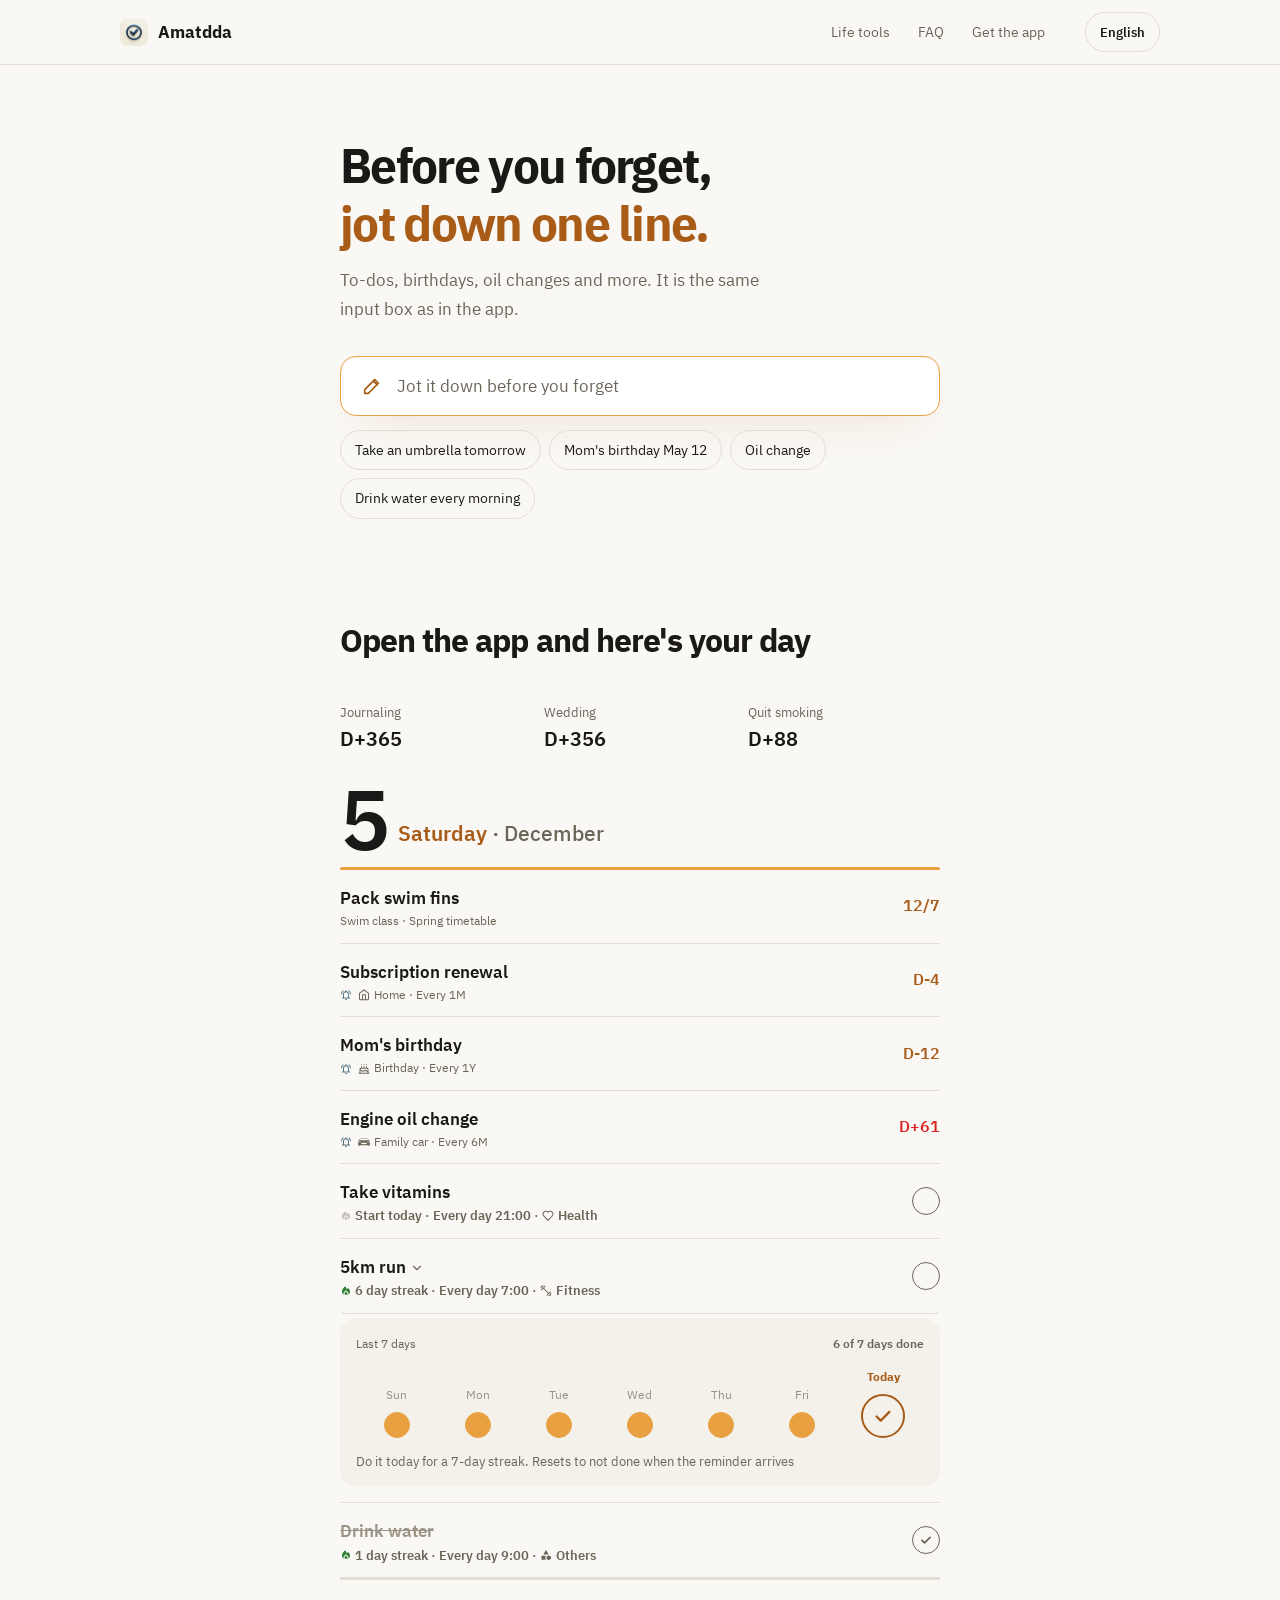
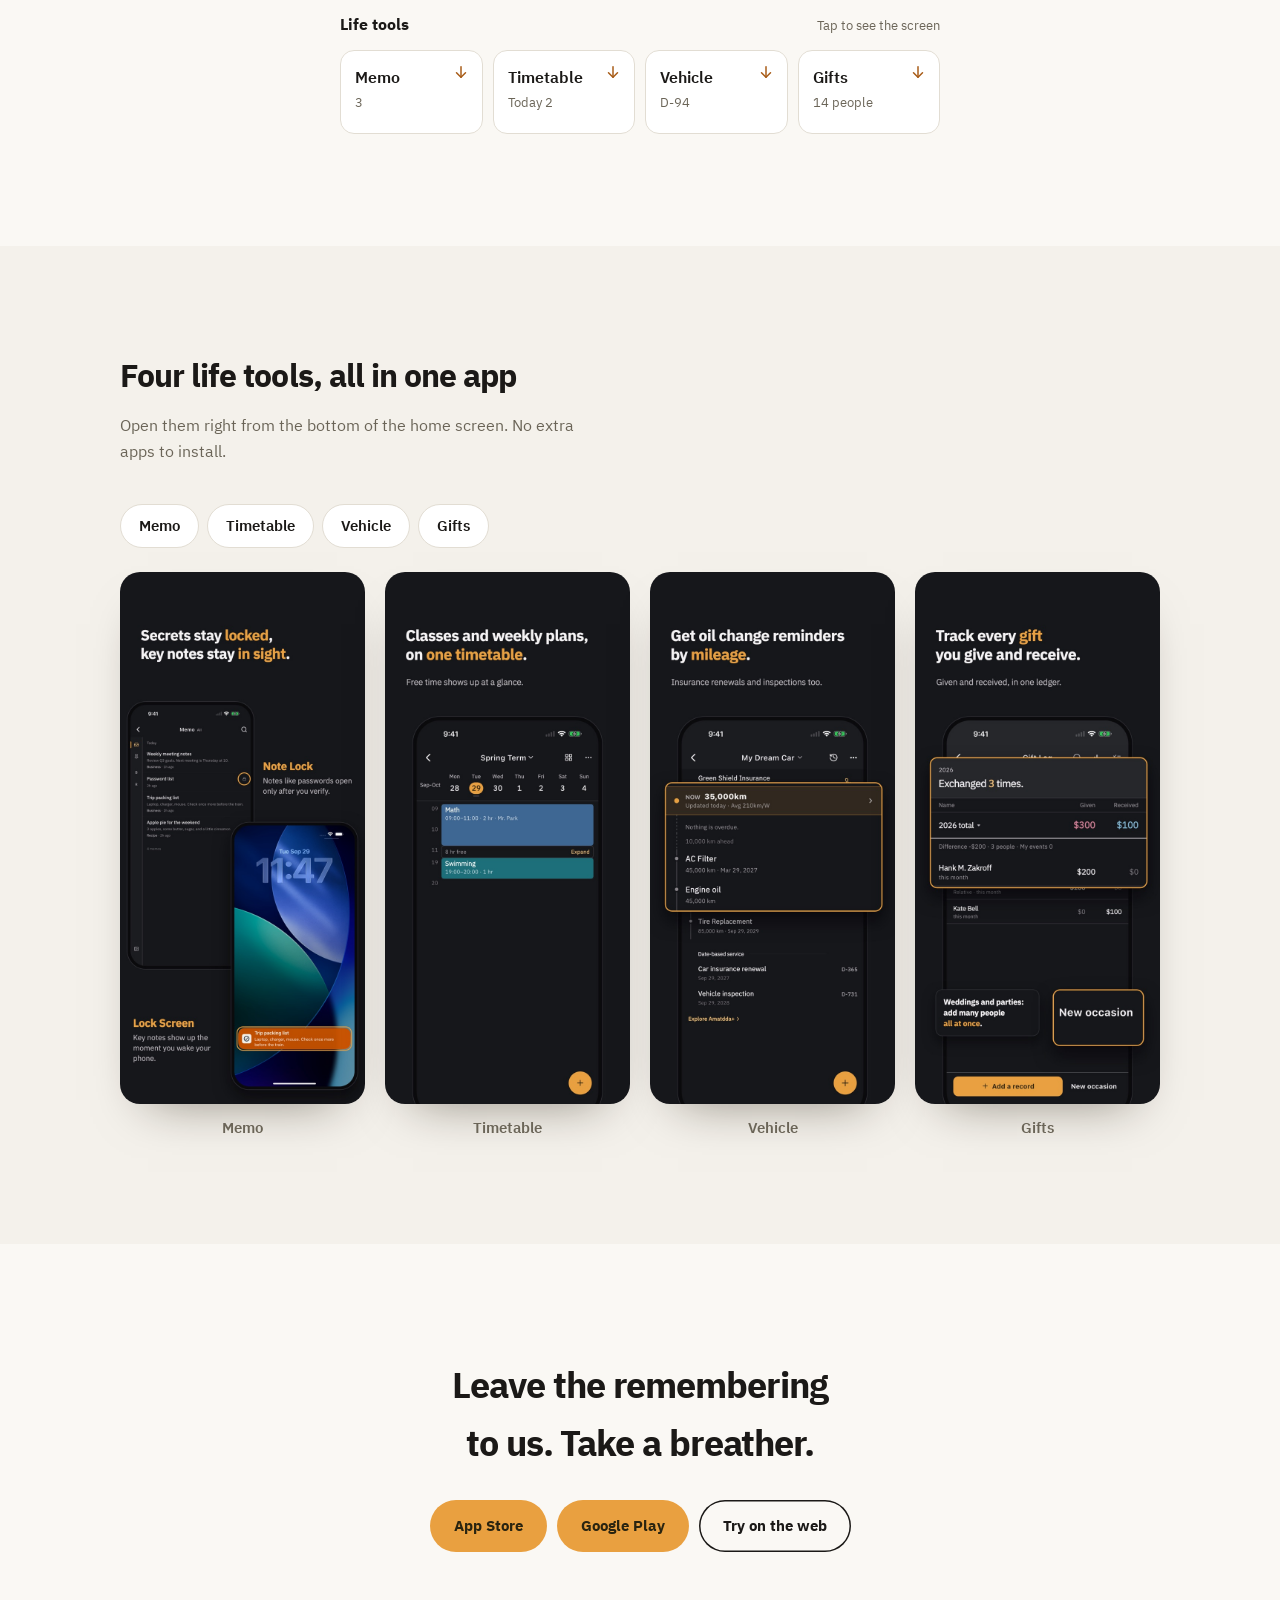
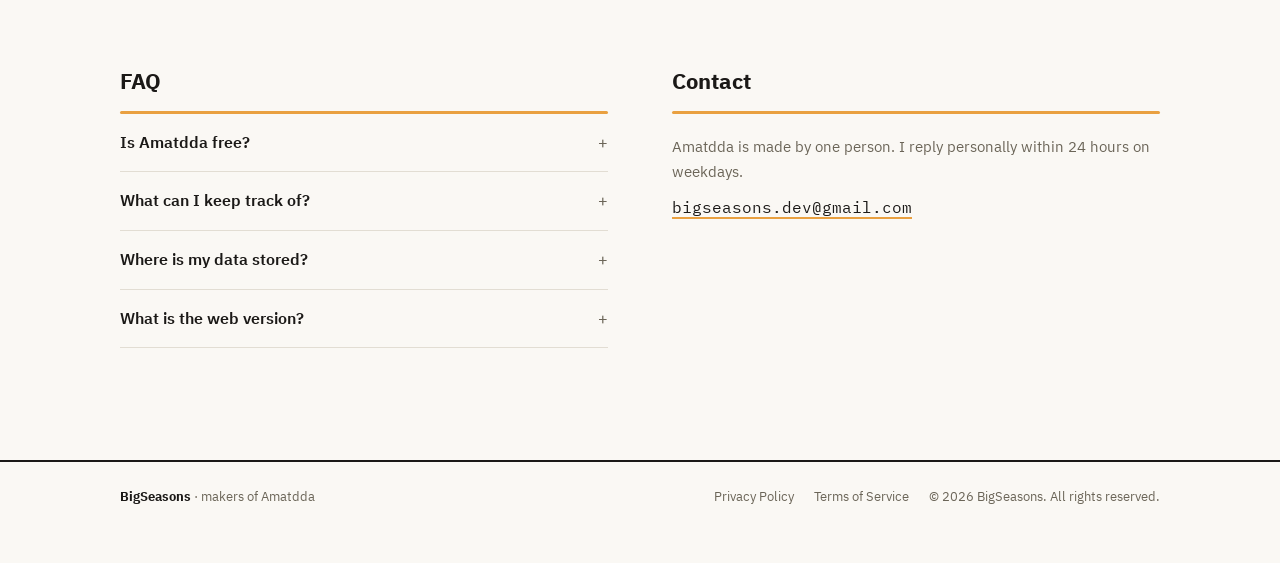
<file: index.html>
<!DOCTYPE html>
<html lang="ko">
<head>
<meta charset="UTF-8" />
<meta name="viewport" content="width=device-width, initial-scale=1.0" />
<title>까먹지마 | 할 일·루틴·기념일·시간표·자동차·경조사·메모를 한 앱에</title>
<meta name="description" content="할 일, 생일, 엔진오일, 경조사, 메모, 학원 시간표. 입력창에 한 줄 적어 두면 때가 됐을 때 알려 드립니다. 설치 전에 웹에서 먼저 써 볼 수 있어요. iOS · Android." />
<link rel="canonical" href="https://bigseasons.co.kr/" />
<meta name="theme-color" content="#FAF8F4" media="(prefers-color-scheme: light)" />
<meta name="theme-color" content="#17181C" media="(prefers-color-scheme: dark)" />

<meta property="og:type" content="website" />
<meta property="og:site_name" content="까먹지마" />
<meta property="og:title" content="까먹지마 | 까먹기 전에, 한 줄만" />
<meta property="og:description" content="할 일, 생일, 엔진오일, 경조사, 메모, 학원 시간표. 입력창에 한 줄 적어 두면 때가 됐을 때 알려 드립니다." />
<meta property="og:url" content="https://bigseasons.co.kr/" />
<meta property="og:image" content="https://bigseasons.co.kr/assets/amatdda_icon.png" />
<meta name="twitter:card" content="summary_large_image" />

<script type="application/ld+json">
{
  "@context": "https://schema.org",
  "@graph": [
    {
      "@type": "Organization",
      "@id": "https://bigseasons.co.kr/#org",
      "name": "빅시즌스",
      "alternateName": "Bigseasons",
      "url": "https://bigseasons.co.kr/",
      "logo": "https://bigseasons.co.kr/assets/bigseasons_text_logo.png",
      "email": "bigseasons.dev@gmail.com"
    },
    {
      "@type": "WebSite",
      "@id": "https://bigseasons.co.kr/#website",
      "url": "https://bigseasons.co.kr/",
      "name": "까먹지마",
      "inLanguage": "ko",
      "publisher": {"@id": "https://bigseasons.co.kr/#org"}
    },
    {
      "@type": "SoftwareApplication",
      "@id": "https://bigseasons.co.kr/#app",
      "name": "까먹지마",
      "alternateName": "Amatdda",
      "applicationCategory": "ProductivityApplication",
      "operatingSystem": "iOS, Android, Web",
      "description": "할 일, 생일, 엔진오일, 경조사, 메모, 학원 시간표. 입력창에 한 줄 적어 두면 때가 됐을 때 알려 드립니다.",
      "url": "https://amatdda.bigseasons.co.kr/",
      "image": "https://bigseasons.co.kr/assets/amatdda_icon.png",
      "screenshot": "https://bigseasons.co.kr/assets/landing/drawer_memo_ko.jpg",
      "installUrl": [
        "https://apps.apple.com/kr/app/id6751563264",
        "https://play.google.com/store/apps/details?id=com.bigseasons.amatdda"
      ],
      "inLanguage": ["ko", "en", "ja", "zh-Hant"],
      "offers": {"@type": "Offer", "price": "0", "priceCurrency": "KRW"},
      "author": {"@id": "https://bigseasons.co.kr/#org"},
      "publisher": {"@id": "https://bigseasons.co.kr/#org"}
    }
  ]
}
</script>

<link rel="icon" href="assets/amatdda_icon.png" />
<link rel="apple-touch-icon" href="assets/amatdda_icon.png" />

<link rel="preconnect" href="https://fonts.googleapis.com" />
<link rel="preconnect" href="https://fonts.gstatic.com" crossorigin />
<link rel="stylesheet" href="https://fonts.googleapis.com/css2?family=IBM+Plex+Mono:wght@600&family=IBM+Plex+Sans+KR:wght@400;500;600;700&display=swap" />

<style>
  /* 색은 앱(lib/app/theme/color_scheme.dart)의 값 그대로다. 브랜드색은 귤 하나:
     귤 잉크(--ink)는 글자·선, 귤 면(--face)은 주요 버튼·밑줄 같은 「주요 이벤트」 전용.
     귤을 넓게 깔지 않는다(따뜻한 종이 위에서 베이지+오렌지가 된다). */
  :root {
    --bg: #FAF8F4; --bg2: #F4F1EB; --card: #FFFFFF;
    --text: #1B1917; --muted: #6B6558; --faint: #9A9385; --line: #E2DDD3;
    --ink: #A85C18; --face: #E9A040; --onface: #2A2410;
    --late: #DC2626; --streak: #4E7A4A;
    --notif: #58798A; --achieve: #2E7D32;   /* 앱 notificationIndicator · achievementColor */

    --sans: "IBM Plex Sans KR", "Hiragino Sans", "Hiragino Kaku Gothic ProN", "Noto Sans JP",
            "PingFang TC", "Noto Sans TC", -apple-system, BlinkMacSystemFont, system-ui, sans-serif;
    --mono: "IBM Plex Mono", ui-monospace, SFMono-Regular, Menlo, monospace;
    --ease: cubic-bezier(.16, 1, .3, 1);
    color-scheme: light dark;
  }
  @media (prefers-color-scheme: dark) {
    :root {
      --bg: #17181C; --bg2: #1F2024; --card: #222328;
      --text: #F6F3F5; --muted: #B8B4B8; --faint: #7E7B80; --line: #3F3F44;
      --ink: #F5C377; --late: #F87171; --streak: #9CC796;
      --notif: #8FAEBD; --achieve: #81C784;
    }
  }

  * { box-sizing: border-box; }
  [hidden] { display: none !important; }
  html { scroll-behavior: smooth; -webkit-text-size-adjust: 100%; }
  body {
    margin: 0; background: var(--bg); color: var(--text); font-family: var(--sans);
    line-height: 1.6; word-break: keep-all; overflow-wrap: anywhere;
    -webkit-font-smoothing: antialiased;
  }
  ::selection { background: rgba(233, 160, 64, .3); }
  a { color: var(--ink); }
  /* keep-all 은 한국어 어절용. 일본어·중국어에 걸면 문장부호에서만 줄이 바뀌어 들쭉날쭉해진다. */
  html:lang(ja) body, html:lang(zh-TW) body { word-break: normal; line-break: strict; }
  :focus-visible { outline: 3px solid var(--face); outline-offset: 3px; border-radius: 4px; }
  .sr { position: absolute; width: 1px; height: 1px; overflow: hidden; clip: rect(0 0 0 0); white-space: nowrap; }
  .wrap { max-width: 1120px; margin: 0 auto; padding: 0 40px; }
  .narrow { max-width: 680px; }
  .rule { height: 3px; background: var(--face); border-radius: 2px; transform-origin: left; }
  h2.sec { font-size: clamp(24px, 3.4vw, 32px); font-weight: 700; letter-spacing: -.03em; margin: 0; text-wrap: balance; }

  /* ── 상단 ─────────────────────────────────── */
  .top { border-bottom: 1px solid var(--line); }
  .top .wrap { display: flex; align-items: center; gap: 24px; height: 64px; }
  .brand { display: flex; align-items: center; gap: 10px; text-decoration: none; color: var(--text); font-weight: 700; font-size: 17px; }
  .brand img { width: 28px; height: 28px; border-radius: 8px; }
  .top nav { display: none; gap: 28px; margin-left: auto; font-size: 14px; }
  @media (min-width: 860px) { .top nav { display: flex; } }
  .top nav a { color: var(--muted); text-decoration: none; }
  .top nav a:hover { color: var(--text); }
  .lang { position: relative; }
  @media (min-width: 860px) { .lang { margin-left: 16px; } }
  /* 폰에서는 메뉴가 숨으니 「앱 받기」 하나만 머리말에 */
  .get-m { margin-left: auto; font-size: 13px; font-weight: 700; text-decoration: none; color: var(--onface); background: var(--face); border-radius: 999px; padding: 9px 14px; min-height: 40px; display: inline-flex; align-items: center; }
  .get-m:hover { color: var(--onface); }
  @media (min-width: 860px) { .get-m { display: none; } }
  .lang > button {
    font: inherit; font-size: 13px; font-weight: 600; color: var(--text); cursor: pointer;
    background: transparent; border: 1px solid var(--line); border-radius: 999px; padding: 8px 14px; min-height: 40px;
  }
  .lang > button:hover { border-color: var(--face); }
  .lang menu {
    display: none; position: absolute; right: 0; top: calc(100% + 6px); z-index: 30;
    margin: 0; padding: 5px; list-style: none; min-width: 150px;
    background: var(--card); border: 1px solid var(--line); border-radius: 12px;
    box-shadow: 0 12px 30px -12px rgba(60, 40, 10, .25);
  }
  .lang menu.open { display: block; }
  .lang menu button {
    font: inherit; font-size: 14px; cursor: pointer; width: 100%; text-align: left;
    border: none; background: transparent; color: var(--text); border-radius: 8px; padding: 10px 12px;
  }
  .lang menu button:hover { background: var(--bg2); }
  .lang menu button[aria-current="true"] { font-weight: 700; color: var(--ink); }

  /* ── 첫 화면: 앱과 같은 통합 입력창 ─────────────── */
  .hero { padding: 72px 0 96px; }
  .hero h1 {
    font-size: clamp(34px, 5.4vw, 48px); line-height: 1.2; letter-spacing: -.035em; font-weight: 700;
    margin: 0; text-wrap: balance;
  }
  .hero h1 span { color: var(--ink); white-space: nowrap; }
  .lede { font-size: clamp(16px, 1.9vw, 17px); line-height: 1.7; color: var(--muted); margin: 14px 0 0; max-width: 46ch; }

  .dock {
    display: flex; align-items: center; gap: 12px; height: 60px; margin-top: 32px;
    padding: 0 20px; border: 1.5px solid var(--face); border-radius: 16px; background: var(--card);
    box-shadow: 0 18px 40px -26px rgba(168, 92, 24, .5);
  }
  .dock svg { color: var(--ink); flex: none; }
  .dock input {
    flex: 1; min-width: 0; border: none; outline: none; background: transparent;
    font: inherit; font-size: 17px; color: var(--text);
  }
  .dock input::placeholder { color: var(--muted); }

  /* 빈 입력: 예시 칩. 누르면 입력창을 채울 뿐 저장하지 않는다(버튼이 바뀌는 순간을 보여 주려고). */
  .chips { display: flex; flex-wrap: wrap; gap: 8px; margin-top: 14px; }
  .chip {
    font: inherit; font-size: 14px; color: var(--text); background: transparent; cursor: pointer;
    border: 1px solid var(--line); border-radius: 999px; padding: 8px 14px; min-height: 40px;
    transition: border-color .2s;
  }
  .chip:hover { border-color: var(--face); }

  /* 한 글자라도 적으면: 앱 QuickEntryTodoPanel 과 같은 네 버튼(시각 레일은 뺐다).
     높이 44·글자 16·간격 8, 주 버튼만 잉크 채움, 셋은 1 두께 잉크 테두리, 모서리 8. */
  .panel { display: grid; gap: 8px; margin-top: 14px; }
  .panel button {
    font: inherit; font-size: 16px; font-weight: 600; letter-spacing: .3px; cursor: pointer;
    min-height: 44px; padding: 10px 12px; border-radius: 8px;
    border: 1px solid var(--text); background: transparent; color: var(--text);
    transition: transform .12s, background-color .2s;
  }
  .panel button.primary { background: var(--text); color: var(--bg); }
  .panel button:hover:not(.primary) { background: var(--bg2); }
  .panel button:active { transform: translateY(1px); }
  .panel button .hit { color: var(--ink); }

  /* ── 체험 안내 창 ────────────────────────────── */
  dialog.trial {
    width: min(400px, calc(100% - 32px)); padding: 28px 24px 20px; border: none; border-radius: 16px;
    background: var(--card); color: var(--text); box-shadow: 0 30px 80px -20px rgba(20, 15, 5, .45);
  }
  dialog.trial::backdrop { background: rgba(20, 18, 15, .45); }
  dialog.trial h2 { font-size: 20px; line-height: 1.4; font-weight: 700; margin: 0; letter-spacing: -.02em; text-wrap: balance; }
  dialog.trial p { margin: 10px 0 0; font-size: 15px; color: var(--muted); line-height: 1.6; }
  dialog.trial .rule { margin: 18px 0 20px; }
  dialog.trial .acts { display: grid; gap: 8px; }
  dialog.trial .acts button { min-height: 44px; }
  @media (prefers-reduced-motion: no-preference) {
    dialog.trial[open] { animation: pop .28s var(--ease) both; }
  }

  /* ── 앱 홈 브리핑 ──────────────────────────── */
  .briefing { padding: 0 0 112px; }
  .briefing h2.sec { margin-bottom: 36px; }
  /* 앱 HomeElapsedCounterSection: 날짜 위 「지난 날」 칸 최대 셋. 이름(13·보조색) 위 / D+N(20·본문색) 아래.
     숫자는 귤이 아니라 본문색 — 재촉이 아니라 정체성 면이다. */
  .elapsed { display: grid; grid-template-columns: repeat(3, minmax(0, 1fr)); gap: 12px; margin-bottom: 28px; }
  .elapsed div { min-width: 0; }
  .elapsed span { display: block; font-size: 13px; color: var(--muted); overflow: hidden; text-overflow: ellipsis; white-space: nowrap; }
  .elapsed b { display: block; font-size: 20px; font-weight: 600; font-variant-numeric: tabular-nums; white-space: nowrap; }
  .stamp { display: flex; align-items: flex-end; gap: 12px; }
  .stamp .day { font-size: clamp(64px, 9vw, 84px); font-weight: 600; letter-spacing: -.045em; line-height: .86; font-variant-numeric: tabular-nums; }
  .stamp .when { font-size: clamp(18px, 2.2vw, 21px); font-weight: 600; padding-bottom: 4px; }
  .stamp .when em { font-style: normal; color: var(--ink); }
  .stamp .when i { font-style: normal; color: var(--muted); font-weight: 500; }
  .briefing .head-rule { margin-top: 12px; }

  .row { display: grid; grid-template-columns: minmax(0, 1fr) auto; gap: 14px; align-items: center; padding: 14px 0; border-bottom: 1px solid var(--line); }
  .row .t { font-size: 17px; font-weight: 600; }
  .row .d { font-size: 12px; color: var(--muted); margin-top: 3px; line-height: 1.2; display: flex; align-items: center; min-width: 0; white-space: nowrap; overflow: hidden; }
  /* 앱 PlateRowStyle: 메타 12, 아이콘 12. 루틴 줄(_RoutineStripMetaLine)은 13·w600 */
  .row .d.routine { font-size: 13px; font-weight: 600; }
  .row .d .mi { width: 12px; height: 12px; flex: none; fill: currentColor; }
  .row .d .bell { color: var(--notif); margin-right: 6px; }
  .row .d .cat { color: var(--muted); margin-right: 4px; }
  .row .d .fire { margin-right: 3px; color: var(--achieve); }
  .row .d .fire.zero { color: var(--faint); opacity: .55; }
  .row .d .txt { overflow: hidden; text-overflow: ellipsis; }
  .row .d .pre { white-space: pre; }   /* flex 안에서는 글 끝 공백이 지워져 「· ♡」가 붙는다 */
  .row.done .t { color: var(--faint); text-decoration: line-through; }
  .row .k { font-size: 16px; font-weight: 600; white-space: nowrap; color: var(--muted); font-variant-numeric: tabular-nums; }
  .k.ink { color: var(--ink); } .k.late { color: var(--late); }
  .circle { width: 28px; height: 28px; border-radius: 50%; border: 1.5px solid var(--muted); display: flex; align-items: center; justify-content: center; color: var(--muted); }
  .rows-end { height: 2px; background: var(--line); }

  /* 「5km 러닝」 줄: 누르면 앱 항목 상세의 「최근 7일」(RoutineRhythmCard)을 펼친다. 처음엔 펼쳐 둔다. */
  .row.tap { cursor: pointer; border-radius: 6px; }
  .row.tap:hover .t { color: var(--ink); }
  .row.tap .t svg { vertical-align: -2px; margin-left: 4px; color: var(--muted); transition: transform .25s var(--ease); }
  .row.tap .rowbtn[aria-expanded="false"] svg { transform: rotate(-90deg); }
  .rowbtn { font: inherit; color: inherit; background: none; border: 0; padding: 0; cursor: pointer; text-align: left; }
  button.circle { background: transparent; cursor: pointer; padding: 0; font: inherit; }
  .row.done button.circle, .row.done .circle { border-color: var(--muted); }
  .detail { padding: 4px 0 16px; border-bottom: 1px solid var(--line); }
  .rhythm { padding: 16px; border-radius: 16px; background: var(--bg2); }
  .rh-top { display: flex; justify-content: space-between; font-size: 12px; color: var(--muted); }
  .rh-top b { font-weight: 600; font-variant-numeric: tabular-nums; }
  .rh-days { display: grid; grid-template-columns: repeat(7, minmax(0, 1fr)); align-items: end; margin-top: 14px; }
  .rh-days > div { display: flex; flex-direction: column; align-items: center; gap: 8px; }
  .rh-days span { font-size: 12px; color: var(--faint); white-space: nowrap; }
  .rh-days span.today { color: var(--ink); font-weight: 700; }
  .rh-dot { width: 26px; height: 26px; border-radius: 50%; border: 1.5px solid var(--line); }
  .rh-dot.on { background: var(--face); border-color: var(--face); }
  .rh-today {
    width: 44px; height: 44px; border-radius: 50%; border: 2px solid var(--ink); background: transparent; color: var(--ink);
    display: flex; align-items: center; justify-content: center; cursor: pointer; padding: 0;
    transition: background-color .2s, border-color .2s, transform .12s;
  }
  .rh-today:active { transform: scale(.94); }
  .rh-today[aria-pressed="true"] { background: var(--face); border-color: var(--face); color: var(--onface); }
  .rh-cap { margin: 14px 0 0; font-size: 13px; color: var(--muted); line-height: 1.4; }
  @media (prefers-reduced-motion: no-preference) {
    .rh-today[aria-pressed="true"] { animation: pop .3s var(--ease); }
    .detail:not([hidden]) { animation: enter .3s var(--ease) both; }
  }

  /* 생활 도구 4칸. 앱에서는 요약 칸이지만 여기서는 아래 화면으로 가는 버튼이라, 제목줄과 화살표로
     누를 수 있다는 것을 드러낸다. */
  .tools-head { display: flex; align-items: baseline; justify-content: space-between; gap: 12px; margin-top: 32px; }
  .tools-head h3 { font-size: 16px; font-weight: 700; margin: 0; }
  .tools-head span { font-size: 13px; color: var(--muted); }
  .tools { display: grid; grid-template-columns: repeat(4, minmax(0, 1fr)); gap: 10px; margin-top: 12px; }
  .tool {
    position: relative; display: flex; flex-direction: column; gap: 2px; min-height: 84px; padding: 14px 14px 12px;
    border: 1.5px solid var(--line); border-radius: 14px; background: var(--card); text-decoration: none; color: var(--text);
    transition: border-color .2s, transform .2s var(--ease), box-shadow .2s;
  }
  .tool:hover { border-color: var(--face); transform: translateY(-2px); color: var(--text); box-shadow: 0 12px 24px -18px rgba(168, 92, 24, .6); }
  .tool:active { transform: translateY(0); }
  .tool b { font-size: 16px; font-weight: 600; padding-right: 28px; }
  .tool span { font-size: 13px; color: var(--muted); font-variant-numeric: tabular-nums; }
  .tool svg { position: absolute; top: 12px; right: 12px; color: var(--ink); transition: transform .2s var(--ease); }
  .tool:hover svg { transform: translateY(2px); }

  /* ── 생활 도구 넷: 스토어 화면 그대로 ─────────────── */
  .drawers { padding: 104px 0 0; background: var(--bg2); padding-bottom: 104px; }
  .drawers .b { font-size: 16px; color: var(--muted); margin: 12px 0 40px; max-width: 46ch; }
  .tabs { display: flex; flex-wrap: wrap; gap: 8px; margin: 0 0 24px; }
  .tabs button {
    font: inherit; font-size: 15px; font-weight: 600; cursor: pointer; min-height: 44px; padding: 8px 18px;
    border-radius: 999px; border: 1px solid var(--line); background: var(--card); color: var(--text);
    transition: border-color .2s, background-color .2s;
  }
  .tabs button:hover { border-color: var(--face); }
  .tabs button[aria-pressed="true"] { background: var(--face); border-color: var(--face); color: var(--onface); }
  .gallery { display: grid; grid-template-columns: repeat(4, minmax(0, 1fr)); gap: 20px; }
  .gallery figure { margin: 0; scroll-margin-top: 24px; }
  /* 흐림·들림은 figure 가 아니라 안쪽에 건다 — figure 에는 스크롤 등장 애니메이션(sv-pop)이 투명도를 쥐고 있다 */
  .gallery img {
    width: 100%; height: auto; display: block; border-radius: 20px; box-shadow: 0 24px 48px -28px rgba(30, 20, 5, .5);
    outline: 3px solid transparent; outline-offset: 4px;
    transition: outline-color .3s, opacity .35s var(--ease), transform .35s var(--ease);
  }
  .gallery figcaption { margin-top: 12px; font-size: 15px; font-weight: 600; text-align: center; color: var(--muted); transition: color .3s; }
  /* 하나를 고르면 그 화면만 귤 테두리, 나머지는 물러난다 */
  .gallery.picked figure:not(.on) img { opacity: .4; transform: scale(.97); }
  .gallery.picked figure:not(.on) figcaption { opacity: .6; }
  .gallery.picked figure.on img { transform: translateY(-6px); }
  .gallery figure.on img { outline-color: var(--face); }
  .gallery figure.on figcaption { color: var(--ink); }

  .closing { padding: 112px 0 0; text-align: center; }
  .closing h2 { font-size: clamp(28px, 4vw, 36px); font-weight: 700; letter-spacing: -.03em; margin: 0; text-wrap: balance; }
  .stores { display: flex; flex-wrap: wrap; gap: 10px; justify-content: center; margin-top: 28px; }
  .pill {
    display: inline-block; text-decoration: none; font-weight: 700; font-size: 15px; white-space: nowrap;
    padding: 14px 24px; border-radius: 999px; background: var(--face); color: var(--onface); transition: transform .15s;
  }
  .pill:hover { color: var(--onface); transform: translateY(-1px); }
  .pill:active { transform: translateY(1px); }
  /* 웹 체험은 스토어 옆 보조 버튼: 채우지 않고 테두리만 */
  .pill.ghost { background: transparent; color: var(--text); box-shadow: inset 0 0 0 1.5px var(--text); }
  .pill.ghost:hover { color: var(--text); background: var(--bg2); }
  details p a.weblink { display: inline-block; margin-left: 4px; font-weight: 600; color: var(--ink); text-decoration: none; border-bottom: 1.5px solid var(--face); }

  /* .wrap 과 같은 요소라, 폰에서 .wrap 의 padding 이 위 여백을 지우지 않게 두 클래스로 건다 */
  .wrap.split { display: grid; grid-template-columns: repeat(2, minmax(0, 1fr)); gap: 64px; padding-top: 112px; }
  .split h2 { font-size: 22px; font-weight: 700; margin: 0; }
  .split .rule { margin-top: 12px; }
  details { border-bottom: 1px solid var(--line); }
  summary {
    cursor: pointer; list-style: none; padding: 16px 0; font-weight: 600; font-size: 16px;
    display: flex; justify-content: space-between; gap: 16px; align-items: baseline;
  }
  summary::-webkit-details-marker { display: none; }
  summary::after { content: "+"; font-family: var(--mono); color: var(--muted); font-weight: 400; }
  details[open] summary::after { content: "-"; }
  details p { margin: 0 0 18px; font-size: 14px; color: var(--muted); line-height: 1.7; max-width: 60ch; }
  .contact p { font-size: 15px; color: var(--muted); margin: 20px 0 10px; line-height: 1.7; }
  .mail { font-family: var(--mono); font-size: 16px; color: var(--text); text-decoration: none; border-bottom: 2px solid var(--face); }

  footer.site { margin-top: 112px; border-top: 2px solid var(--text); }
  footer.site .wrap {
    display: flex; flex-wrap: wrap; gap: 12px 24px; justify-content: space-between;
    padding-top: 24px; padding-bottom: 56px; font-size: 13px; color: var(--muted);
  }
  footer.site b { color: var(--text); }
  footer.site nav { display: flex; gap: 20px; flex-wrap: wrap; }
  footer.site a { color: var(--muted); text-decoration: none; }
  footer.site a:hover { color: var(--text); }

  @media (max-width: 860px) {
    .wrap { padding: 0 16px; }
    .hero { padding: 44px 0 80px; }
    .dock { height: 56px; padding: 0 16px; }
    .dock input { font-size: 16px; }
    .chips { flex-wrap: nowrap; overflow-x: auto; margin: 14px -16px 0; padding: 0 16px 4px; scrollbar-width: none; }
    .chips::-webkit-scrollbar { display: none; }
    .chip { flex: none; }
    .tools { grid-template-columns: repeat(2, minmax(0, 1fr)); }
    /* 폰에서는 네 화면을 옆으로 밀어 본다 */
    .gallery { display: flex; overflow-x: auto; gap: 12px; margin: 0 -16px; padding: 0 16px 12px; scroll-snap-type: x mandatory; scrollbar-width: none; }
    .gallery::-webkit-scrollbar { display: none; }
    .gallery { padding-top: 10px; }
    .gallery figure { flex: 0 0 72%; scroll-snap-align: center; }
    .gallery.picked figure.on img { transform: none; }
    .wrap.split { grid-template-columns: 1fr; gap: 56px; padding-top: 88px; }
    .closing .stores { display: grid; grid-template-columns: repeat(2, minmax(0, 1fr)); max-width: 360px; margin-left: auto; margin-right: auto; }
    .closing .stores .pill { text-align: center; padding-left: 12px; padding-right: 12px; }
    .closing .stores .pill.ghost { grid-column: 1 / -1; }
  }

  /* ── 움직임 ───────────────────────────────────
     의미가 있는 자리에만: 귤 밑줄이 그어지는 것은 앱의 「오늘」 밑줄, 줄이 올라오는 것은
     목록에 항목이 놓이는 동작. 반복 애니메이션은 없다. 동작 줄이기 설정이면 전부 정지. */
  @keyframes rise { from { opacity: 0; transform: translateY(28px); } to { opacity: 1; transform: none; } }
  @keyframes draw { from { transform: scaleX(0); } to { transform: scaleX(1); } }
  @keyframes pop  { from { opacity: 0; transform: scale(.96); } to { opacity: 1; transform: none; } }
  @keyframes enter { from { opacity: 0; transform: translateY(-6px); } to { opacity: 1; transform: none; } }

  @media (prefers-reduced-motion: no-preference) {
    .intro { animation: rise .7s var(--ease) both; }
    .intro.d1 { animation-delay: .08s; } .intro.d2 { animation-delay: .16s; } .intro.d3 { animation-delay: .24s; }
    .panel:not([hidden]) button { animation: enter .35s var(--ease) both; }
    .panel button:nth-child(2) { animation-delay: .03s; } .panel button:nth-child(3) { animation-delay: .06s; } .panel button:nth-child(4) { animation-delay: .09s; }

    /* 스크롤 타임라인이 되는 브라우저(Chrome, Safari 26+)는 스크롤에 붙여서 */
    @supports (animation-timeline: view()) {
      .sv-rule { animation: draw linear both; animation-timeline: view(); animation-range: entry 30% cover 40%; }
      .sv-rise { animation: rise linear both; animation-timeline: view(); animation-range: entry 0% cover 25%; }
      .sv-rise.s2 { animation-range: entry 8% cover 30%; }
      .sv-pop { animation: pop linear both; animation-timeline: view(); animation-range: entry 0% cover 30%; }
    }
    /* 안 되는 브라우저는 화면에 들어올 때 한 번 (스크립트가 .io 를 붙인다) */
    @supports not (animation-timeline: view()) {
      .io .sv-rise, .io .sv-pop { opacity: 0; transform: translateY(28px); transition: opacity .7s var(--ease), transform .7s var(--ease); }
      .io .sv-pop { transform: scale(.96); }
      .io .sv-rise.s2 { transition-delay: .1s; }
      .io .sv-rule { transform: scaleX(0); transition: transform .9s .15s var(--ease); }
      .io .in.sv-rise, .io .in.sv-pop, .io .in.sv-rule { opacity: 1; transform: none; }
    }
  }
  @media (prefers-reduced-motion: reduce) { html { scroll-behavior: auto; } }
</style>
</head>
<body id="top">

<header class="top">
  <div class="wrap">
    <a class="brand" href="#top"><img src="assets/amatdda_icon.png" alt="" width="28" height="28" /><span data-i18n="brand">까먹지마</span></a>
    <nav>
      <a href="#tools" data-i18n="nav.tools">생활 도구</a>
      <a href="#faq" data-i18n="nav.faq">자주 묻는 질문</a>
      <a href="#get" data-i18n="nav.get">앱 받기</a>
    </nav>
    <a class="get-m" href="#get" data-i18n="nav.get">앱 받기</a>
    <div class="lang">
      <button id="lang-btn" type="button" aria-haspopup="true" aria-expanded="false" aria-controls="lang-menu">한국어</button>
      <menu id="lang-menu">
        <li><button type="button" data-lang="ko">한국어</button></li>
        <li><button type="button" data-lang="en">English</button></li>
        <li><button type="button" data-lang="ja">日本語</button></li>
        <li><button type="button" data-lang="zh">繁體中文</button></li>
      </menu>
    </div>
  </div>
</header>

<main>

  <section class="hero">
    <div class="wrap narrow">
      <h1 class="intro" data-i18n-html="hero.title">까먹기 전에, <span>한 줄만</span> 적어 보세요.</h1>
      <p class="lede intro d1" data-i18n="hero.lede">할 일, 생일, 엔진오일 교체까지. 앱과 똑같은 입력창이에요.</p>

      <div class="intro d2">
        <label class="sr" for="dock" data-i18n="hero.inputLabel">한 줄 입력</label>
        <div class="dock">
          <svg width="22" height="22" viewBox="0 0 24 24" fill="none" stroke="currentColor" stroke-width="1.8" stroke-linecap="round" stroke-linejoin="round" aria-hidden="true"><path d="M4 20h4L19 9l-4-4L4 16v4z"/><path d="M13.5 6.5l4 4"/></svg>
          <input id="dock" type="text" enterkeyhint="done" maxlength="80" autocomplete="off" placeholder="까먹기 전에 한 줄 적어두세요" aria-controls="panel" />
        </div>
      </div>

      <div class="chips intro d3" id="chips"></div>

      <div class="panel" id="panel" hidden>
        <button class="primary" type="button" data-act="todo">빠른 할 일 추가</button>
        <button type="button" data-act="item" id="item-btn">일정 만들기</button>
        <button type="button" data-act="routine">루틴으로 만들기</button>
        <button type="button" data-act="memo">메모로 계속 적기</button>
      </div>
    </div>
  </section>

  <dialog class="trial" id="trial" aria-labelledby="trial-title">
    <h2 id="trial-title" data-i18n="trial.title">앱과 똑같은 기능을, 앱을 받기 전에 체험해 볼 수 있어요.</h2>
    <p data-i18n="trial.body">설치 없이 웹에서 바로 써 보시겠어요?</p>
    <div class="rule"></div>
    <div class="acts panel">
      <button class="primary" type="button" id="trial-yes" data-i18n="trial.yes">네, 웹에서 써 볼게요</button>
      <button type="button" id="trial-no" data-i18n="trial.no">아니요, 더 둘러볼게요</button>
    </div>
  </dialog>

  <section class="briefing" aria-labelledby="briefing-title">
    <div class="wrap narrow">
      <h2 class="sec sv-rise" id="briefing-title" data-i18n="briefing.title">앱을 열면, 오늘이 이렇게 보여요</h2>
      <div class="elapsed sv-rise">
        <div><span data-i18n="briefing.e1">일기 쓴 지</span><b>D+365</b></div>
        <div><span data-i18n="briefing.e2">결혼</span><b>D+356</b></div>
        <div><span data-i18n="briefing.e3">금연</span><b>D+88</b></div>
      </div>
      <div class="stamp sv-rise">
        <span class="day" id="today-day">18</span>
        <span class="when"><em id="today-dow">일요일</em><i id="today-mon"> · 10월</i></span>
      </div>
      <div class="rule head-rule sv-rule"></div>

      <div class="row sv-rise"><div><div class="t" data-i18n="briefing.r1t">오리발 챙기기</div><div class="d" data-i18n="briefing.r1d">수영 강습 · 1학기 시간표</div></div><span class="k ink" id="tt-date">10/20</span></div>
      <div class="row sv-rise s2"><div><div class="t" data-i18n="briefing.r2t">구독 결제일</div><div class="d" data-meta="briefing.r2d" data-icon="home" data-bell="1">생활용품 · 1개월마다</div></div><span class="k ink">D-4</span></div>
      <div class="row sv-rise"><div><div class="t" data-i18n="briefing.r3t">엄마 생신</div><div class="d" data-meta="briefing.r3d" data-icon="cake" data-bell="1">생일 · 1년마다 · 뱀</div></div><span class="k ink">D-12</span></div>
      <div class="row sv-rise s2"><div><div class="t" data-i18n="briefing.r4t">엔진오일 교체</div><div class="d" data-meta="briefing.r4d" data-icon="car" data-bell="1">패밀리카 · 6개월마다</div></div><span class="k late">D+61</span></div>
      <div class="row sv-rise"><div><div class="t" data-i18n="briefing.r5t">영양제 먹기</div><div class="d routine" data-meta="briefing.r5d" data-icon="heart" data-cat="briefing.r5cat" data-fire="0">오늘 시작 · 매일 21시 · 건강</div></div><span class="circle" aria-hidden="true"></span></div>
      <div class="row tap sv-rise s2" id="run-row">
        <div><div class="t"><button type="button" class="rowbtn" id="run-toggle" aria-expanded="true" aria-controls="run-detail"><span data-i18n="briefing.r6t">5km 러닝</span><svg width="14" height="14" viewBox="0 0 24 24" fill="none" stroke="currentColor" stroke-width="2" stroke-linecap="round" stroke-linejoin="round" aria-hidden="true"><path d="M6 9l6 6 6-6"/></svg></button></div><div class="d routine" id="run-meta" data-icon="dumbbell" data-cat="briefing.runCategory" data-fire="1">6일 연속 · 매일 7시 · 운동</div></div>
        <button class="circle" type="button" id="run-check" aria-pressed="false" aria-label="5km 러닝"></button>
      </div>
      <div class="detail" id="run-detail">
        <div class="rhythm">
          <div class="rh-top"><span data-i18n="rhythm.title">최근 7일</span><b id="rh-count">7일간 6회</b></div>
          <div class="rh-days" id="rh-days"></div>
          <p class="rh-cap" id="rh-cap"></p>
        </div>
      </div>
      <div class="row done sv-rise"><div><div class="t" data-i18n="briefing.r7t">물 마시기</div><div class="d routine" data-meta="briefing.r7d" data-icon="category" data-cat="briefing.r7cat" data-fire="1">1일 연속 · 매일 9시 · 기타</div></div><span class="circle" aria-hidden="true"><svg width="14" height="14" viewBox="0 0 24 24" fill="none" stroke="currentColor" stroke-width="3" stroke-linecap="round" stroke-linejoin="round"><path d="M5 12.5l4.5 4.5L19 7.5"/></svg></span></div>
      <div class="rows-end"></div>

      <div class="tools-head sv-rise"><h3 data-i18n="tools.section">생활 도구</h3><span data-i18n="tools.hint">눌러서 화면 보기</span></div>
      <div class="tools sv-rise">
        <a class="tool" href="#tool-memo" data-tool="memo"><b data-i18n="tools.memo">메모</b><span>3</span><svg width="18" height="18" viewBox="0 0 24 24" fill="none" stroke="currentColor" stroke-width="2" stroke-linecap="round" stroke-linejoin="round" aria-hidden="true"><path d="M12 5v14"/><path d="M6 13l6 6 6-6"/></svg></a>
        <a class="tool" href="#tool-timetable" data-tool="timetable"><b data-i18n="tools.timetable">시간표</b><span data-i18n="tools.timetableValue">오늘 2</span><svg width="18" height="18" viewBox="0 0 24 24" fill="none" stroke="currentColor" stroke-width="2" stroke-linecap="round" stroke-linejoin="round" aria-hidden="true"><path d="M12 5v14"/><path d="M6 13l6 6 6-6"/></svg></a>
        <a class="tool" href="#tool-vehicle" data-tool="vehicle"><b data-i18n="tools.vehicle">자동차</b><span>D-94</span><svg width="18" height="18" viewBox="0 0 24 24" fill="none" stroke="currentColor" stroke-width="2" stroke-linecap="round" stroke-linejoin="round" aria-hidden="true"><path d="M12 5v14"/><path d="M6 13l6 6 6-6"/></svg></a>
        <a class="tool" href="#tool-gifts" data-tool="gifts"><b data-i18n="tools.gifts">경조사</b><span data-i18n="tools.giftsValue">14명</span><svg width="18" height="18" viewBox="0 0 24 24" fill="none" stroke="currentColor" stroke-width="2" stroke-linecap="round" stroke-linejoin="round" aria-hidden="true"><path d="M12 5v14"/><path d="M6 13l6 6 6-6"/></svg></a>
      </div>
    </div>
  </section>

  <section class="drawers" id="tools">
    <div class="wrap">
      <h2 class="sec sv-rise" data-i18n="drawers.title">생활 도구 넷이 함께 들어 있어요</h2>
      <p class="b sv-rise s2" data-i18n="drawers.body">홈 아래 칸에서 바로 열립니다. 따로 앱을 깔 필요가 없어요.</p>
      <div class="tabs sv-rise s2" role="group" data-i18n-aria="drawers.tabsLabel" aria-label="생활 도구 화면 고르기">
        <button type="button" data-tool="memo" aria-pressed="false" data-i18n="tools.memo">메모</button>
        <button type="button" data-tool="timetable" aria-pressed="false" data-i18n="tools.timetable">시간표</button>
        <button type="button" data-tool="vehicle" aria-pressed="false" data-i18n="tools.vehicle">자동차</button>
        <button type="button" data-tool="gifts" aria-pressed="false" data-i18n="tools.gifts">경조사</button>
      </div>
      <div class="gallery" id="gallery">
        <figure class="sv-pop" id="tool-memo"><img data-shot="drawer_memo" src="assets/landing/drawer_memo_ko.jpg" width="660" height="1434" loading="lazy" alt="메모: 비밀번호 같은 메모는 잠그고, 중요한 건 잠금화면에" data-i18n-alt="drawers.altMemo" /><figcaption data-i18n="tools.memo">메모</figcaption></figure>
        <figure class="sv-pop" id="tool-timetable"><img data-shot="drawer_timetable" src="assets/landing/drawer_timetable_ko.jpg" width="660" height="1434" loading="lazy" alt="시간표: 수업과 주간 일정을 한 장에" data-i18n-alt="drawers.altTimetable" /><figcaption data-i18n="tools.timetable">시간표</figcaption></figure>
        <figure class="sv-pop" id="tool-vehicle"><img data-shot="drawer_vehicle" src="assets/landing/drawer_vehicle_ko.jpg" width="660" height="1434" loading="lazy" alt="자동차: 엔진오일 교체도 주행거리로 알려 줌" data-i18n-alt="drawers.altVehicle" /><figcaption data-i18n="tools.vehicle">자동차</figcaption></figure>
        <figure class="sv-pop" id="tool-gifts"><img data-shot="drawer_gifts" src="assets/landing/drawer_gifts_ko.jpg" width="660" height="1434" loading="lazy" alt="경조사: 보낸 금액과 받은 금액을 한 장부에" data-i18n-alt="drawers.altGifts" /><figcaption data-i18n="tools.gifts">경조사</figcaption></figure>
      </div>
    </div>
  </section>

  <section class="closing" id="get">
    <div class="wrap narrow">
      <h2 class="sv-rise" data-i18n="closing.title">기억은 맡기고, 잠깐 멍.</h2>
      <div class="stores sv-rise s2">
        <a class="pill" href="https://apps.apple.com/kr/app/id6751563264" target="_blank" rel="noopener">App Store</a>
        <a class="pill" href="https://play.google.com/store/apps/details?id=com.bigseasons.amatdda" target="_blank" rel="noopener">Google Play</a>
        <a class="pill ghost" href="https://amatdda.bigseasons.co.kr/" target="_blank" rel="noopener" data-i18n="closing.web">웹에서 써 보기</a>
      </div>
    </div>
  </section>

  <div class="wrap split">
    <section id="faq" class="sv-rise">
      <h2 data-i18n="faq.title">자주 묻는 질문</h2>
      <div class="rule sv-rule"></div>
      <div id="faq-list"></div>
    </section>
    <section id="contact" class="contact sv-rise s2">
      <h2 data-i18n="contact.title">문의</h2>
      <div class="rule sv-rule"></div>
      <p data-i18n="contact.body">혼자 만드는 앱입니다. 평일 24시간 이내 직접 답장드려요.</p>
      <a class="mail" href="mailto:bigseasons.dev@gmail.com">bigseasons.dev@gmail.com</a>
    </section>
  </div>

</main>

<footer class="site">
  <div class="wrap">
    <div><b>BigSeasons</b> <span data-i18n="footer.maker">· 까먹지마를 만듭니다</span></div>
    <nav>
      <a href="privacy.html" data-i18n="footer.privacy">개인정보처리방침</a>
      <a href="terms.html" data-i18n="footer.terms">이용약관</a>
      <span data-i18n="footer.copyright">© 2026 BigSeasons. All rights reserved.</span>
    </nav>
  </div>
</footer>

<script>
(function () {
  'use strict';

  var WEB_URL = 'https://amatdda.bigseasons.co.kr/';
  var LANGS = {
    ko: { name: '한국어',   locale: 'ko-KR' },
    en: { name: 'English',  locale: 'en-US' },
    ja: { name: '日本語',   locale: 'ja-JP' },
    zh: { name: '繁體中文', locale: 'zh-TW' }
  };
  /* 예전 사이트의 'preferred-lang' 은 자동 판정 값까지 저장돼 있어서 읽지 않는다. */
  var LANG_KEY = 'site-lang';
  var cache = {};
  var t = null;
  var lang = 'ko';
  var keywords = [];

  function $(id) { return document.getElementById(id); }
  function pick(obj, path) {
    return path.split('.').reduce(function (o, k) { return (o && o[k] !== undefined) ? o[k] : undefined; }, obj);
  }

  /* ── 낱말 인식 ─────────────────────────────────
     앱 QuickEntryKeywordResolver(lib/core/services/quick_entry/) 를 그대로 옮긴 것.
     사전은 앱의 assets/data/quick_entry_keywords.json 사본(assets/data/)이다 — 앱에서 낱말을
     고치면 여기도 복사해야 같아진다.
     - 정규화: trim, 소문자, 연속 공백 1칸.
     - ko/ja/zh: 어절에 낱말이 들어 있으면 인정. 그 어절에 exclude 글이 있으면 버린다.
     - en: 단어 경계.
     - 여럿 걸리면 뒤 어절 승, 같은 어절이면 날짜형 > 주기형, 그래도 같으면 사전 순서. */
  function norm(s) { return s.trim().toLowerCase().replace(/\s+/g, ' '); }
  function escRe(s) { return s.replace(/[.*+?^${}()|[\]\\]/g, '\\$&'); }
  function matchEnds(text, word, code) {
    var ends = [], m, at, from = 0;
    if (code === 'en') {
      var re = new RegExp('\\b' + escRe(word) + '\\b', 'gi');
      while ((m = re.exec(text))) { ends.push(m.index + m[0].length); }
      return ends;
    }
    while ((at = text.indexOf(word, from)) >= 0) { ends.push(at + word.length); from = at + 1; }
    return ends;
  }
  function tokenAt(text, end) {
    var n = 0;
    for (var i = 0; i < end; i++) { if (text.charCodeAt(i) === 0x20) { n++; } }
    return n;
  }
  function resolve(query) {
    var text = norm(query);
    if (!text) { return null; }
    var best = null, bestToken = -1;
    keywords.forEach(function (e) {
      var words = (e.words || {})[lang];
      if (!words || !words.length) { return; }
      var ex = ((e.exclude || {})[lang] || []).map(norm);
      var latest = -1;
      words.forEach(function (w0) {
        var w = norm(w0);
        if (!w) { return; }
        matchEnds(text, w, lang).forEach(function (end) {
          var tok = tokenAt(text, end);
          var word = text.split(' ')[tok];
          if (ex.some(function (x) { return x && word.indexOf(x) >= 0; })) { return; }
          if (tok > latest) { latest = tok; }
        });
      });
      if (latest < 0) { return; }
      if (!best || latest > bestToken || (latest === bestToken && e.kind === 'date' && best.kind === 'cycle')) {
        best = e; bestToken = latest;
      }
    });
    return best;
  }

  /* 한국어 조사 로/으로: 마지막 글자에 받침이 없거나 ㄹ 받침이면 「로」, 그 외 「으로」. */
  function particle(label) {
    var c = label.trim().charCodeAt(label.trim().length - 1);
    if (!(c >= 0xAC00 && c <= 0xD7A3)) { return '로'; }
    var jong = (c - 0xAC00) % 28;
    return (jong === 0 || jong === 8) ? '로' : '으로';
  }

  /* 둘째 버튼 문구: 인식 없음이면 「일정 만들기」, 인식하면 「생일로 일정 만들기」(앱 itemButtonLabel). */
  function paintItemButton() {
    var btn = $('item-btn');
    var hit = resolve($('dock').value);
    if (!hit) { btn.textContent = t.entry.item; return; }
    var label = hit.anniversaryType === 'memorial' ? t.entry.memorial : (t.entry.cats[hit.category] || hit.category);
    if (lang === 'ko') { label += particle(label); }
    var parts = t.entry.itemAs.split('{label}');
    btn.textContent = '';
    btn.appendChild(document.createTextNode(parts[0]));
    var s = document.createElement('span'); s.className = 'hit'; s.textContent = label;
    btn.appendChild(s);
    btn.appendChild(document.createTextNode(parts[1] || ''));
  }

  function paintEntry() {
    var has = $('dock').value.trim().length > 0;
    $('panel').hidden = !has;
    $('chips').hidden = has;
    if (has) { paintItemButton(); }
  }

  function paintChips() {
    var wrap = $('chips');
    wrap.textContent = '';
    t.chips.forEach(function (text) {
      var b = document.createElement('button');
      b.type = 'button'; b.className = 'chip'; b.textContent = text;
      b.addEventListener('click', function () {
        var input = $('dock');
        input.value = text;
        paintEntry();
        input.focus();
      });
      wrap.appendChild(b);
    });
  }

  /* ── 체험 안내 ─────────────────────────────────
     버튼 넷 어느 것을 눌러도 같은 안내. 「네」는 웹 버전을 새 탭으로 연다 — 써 보다가
     홈페이지 탭으로 바로 돌아올 수 있게(입력한 글은 넘기지 않는다),
     「아니요」·Esc·바깥 누르기는 닫고 홈페이지를 계속 본다. */
  var dlg = $('trial');
  function openWeb() { window.open(WEB_URL, '_blank', 'noopener'); }
  function openTrial() {
    if (typeof dlg.showModal === 'function') { dlg.showModal(); }
    else if (window.confirm(t.trial.title + '\n' + t.trial.body)) { openWeb(); }
  }
  $('panel').addEventListener('click', function (e) {
    if (e.target.closest('button[data-act]')) { openTrial(); }
  });
  $('trial-yes').addEventListener('click', function () { openWeb(); dlg.close(); });
  $('trial-no').addEventListener('click', function () { dlg.close(); });
  dlg.addEventListener('click', function (e) { if (e.target === dlg) { dlg.close(); } });
  dlg.addEventListener('close', function () { $('dock').focus({ preventScroll: true }); });

  /* ── 생활 도구: 칸·탭을 누르면 그 화면을 강조 ─────────────── */
  function pickTool(id, scroll) {
    var gallery = $('gallery');
    var fig = document.getElementById('tool-' + id);
    if (!fig) { return; }
    gallery.classList.add('picked');
    gallery.querySelectorAll('figure').forEach(function (f) { f.classList.toggle('on', f === fig); });
    document.querySelectorAll('.tabs button').forEach(function (b) {
      b.setAttribute('aria-pressed', String(b.getAttribute('data-tool') === id));
    });
    var reduce = window.matchMedia('(prefers-reduced-motion: reduce)').matches;
    if (scroll) { $('tools').scrollIntoView({ behavior: reduce ? 'auto' : 'smooth', block: 'start' }); }
    /* 폰에서는 화면이 옆으로 늘어서 있으니 고른 화면을 가운데로 민다 */
    if (gallery.scrollWidth > gallery.clientWidth) {
      gallery.scrollTo({ left: fig.offsetLeft - (gallery.clientWidth - fig.offsetWidth) / 2, behavior: reduce ? 'auto' : 'smooth' });
    }
    if (history.replaceState) { history.replaceState(null, '', '#tool-' + id); }
  }
  document.querySelectorAll('.tool[data-tool]').forEach(function (a) {
    a.addEventListener('click', function (e) { e.preventDefault(); pickTool(a.getAttribute('data-tool'), true); });
  });
  document.querySelectorAll('.tabs button').forEach(function (b) {
    b.addEventListener('click', function () { pickTool(b.getAttribute('data-tool'), false); });
  });
  function pickFromHash() { if (/^#tool-/.test(location.hash)) { pickTool(location.hash.slice(6), false); } }
  pickFromHash();
  window.addEventListener('hashchange', pickFromHash);

  /* ── 브리핑 메타 줄 ─────────────────────────────
     앱 _BriefingRowMeta(일반 항목: 알림 종 · 카테고리 아이콘 + 「카테고리 · 주기 · 띠」)와
     _RoutineStripMetaLine(루틴: 불꽃 + 「연속 · 시각 · 」 + 카테고리 아이콘 + 카테고리)을 그대로 옮겼다.
     아이콘은 앱 웹 빌드의 폰트(lucide.ttf · MaterialIcons · CupertinoIcons)에서 같은 글리프를 꺼낸 것. */
  var ICONS = {"home":{"d":"M249 10Q259 7 268 13Q273 16 367.0 89.5Q461 163 463 164Q467 169 468 174Q469 177 469.0 298.5Q469 420 469 425Q465 445 450.5 460.0Q436 475 415 478Q410 479 256.0 479.0Q102 479 97 478Q77 475 62 461Q50 448 44 430L43 425V301Q43 177 44.0 173.5Q45 170 47.0 167.5Q49 165 144.5 90.5Q240 16 243.0 14.0Q246 12 249 10ZM171 124 85 190V305L86 420L87 423Q91 430 97 433Q102 436 137 436H171V338Q171 241 172 238Q175 227 185 224Q189 223 256.0 223.0Q323 223 326 224Q337 227 340 238Q341 241 341 338V436H375Q408 436 410 435Q423 432 426 419Q427 416 427 303V190L342 124Q257 58 256.5 58.0Q256 58 171 124ZM213 351V436H256H299V351V265H256H213V351Z","vb":"0 0 512 508"},"heart":{"d":"M149 31Q153 31 161.5 31.0Q170 31 175 31Q217 35 253 63L256 66L257 64Q295 35 338 31Q357 30 373 32Q418 39 450 71Q481 103 489 145Q500 214 441 280Q435 287 352.0 370.0Q269 453 267 454Q255 462 244 454Q242 452 156.5 366.5Q71 281 66 275Q26 228 22 181Q20 165 23 148Q30 104 62 72Q80 53 104 43Q125 33 149 31ZM150 74Q133 76 118 83Q88 98 74 128Q50 177 83 226Q91 239 104.5 253.5Q118 268 180 330L256 406L330 332Q404 258 409 252Q439 218 446 188Q456 143 424 106Q412 92 394 83Q370 71 340 74Q307 77 277 104Q267 114 262 115Q256 117 249 115Q245 113 235 104Q209 80 183 75Q166 72 150 74Z","vb":"0 0 512 508"},"dumbbell":{"d":"M121 10Q131 7 140.0 13.5Q149 20 149 31Q149 37 146 42Q145 44 101.0 88.0Q57 132 55 134Q52 135 49 136Q39 140 30.0 133.5Q21 127 21 116Q21 109 25 105Q26 103 40 88L55 73L51 69Q45 63 44 59Q40 46 49.0 37.0Q58 28 71 32Q75 33 81 39L85 43L100 28Q115 14 116.5 13.0Q118 12 121 10ZM207 32Q217 28 226.0 34.5Q235 41 235 52Q235 59 231 63Q230 65 200 96L169 127L271 229L373 331L404 300Q435 270 436.5 269.0Q438 268 441 266Q454 262 463.0 271.5Q472 281 468 293Q467 296 466.0 298.0Q465 300 389.0 376.0Q313 452 311 454Q308 455 305 456Q295 460 286.0 453.5Q277 447 277 436Q277 429 281 425Q282 423 312 392L343 361L241 259L139 157L108 188Q77 218 75.5 219.0Q74 220 71 222Q58 226 49.0 216.5Q40 207 44 195Q45 192 46.0 190.0Q47 188 123.0 112.0Q199 36 201 34Q204 33 207 32ZM463 352Q460 353 457 354Q455 356 411.0 400.0Q367 444 366.0 446.0Q365 448 364 451Q360 463 369.0 472.5Q378 482 391 478Q394 476 395.5 475.0Q397 474 412 460L427 445L431 449Q437 455 441 456Q454 460 463.0 451.0Q472 442 468 429Q467 425 461 419L457 415L472 400Q486 385 487 383Q491 379 491 372Q491 361 482.0 354.5Q473 348 463 352Z","vb":"0 0 512 508"},"cake":{"d":"M143 53Q151 50 159 54Q166 57 169 64Q170 68 170.0 73.5Q170 79 169 82Q164 93 152.0 94.5Q140 96 132 86Q126 77 129.0 67.0Q132 57 143 53ZM249 53Q258 50 265 54Q272 57 275 64Q277 68 277.0 73.5Q277 79 275 82Q270 93 258.0 94.5Q246 96 239 86Q232 77 235.5 67.0Q239 57 249 53ZM356 53Q364 50 372 54Q379 57 382 64Q384 68 384.0 73.5Q384 79 382 82Q377 93 365.0 94.5Q353 96 345 86Q339 77 342.5 67.0Q346 57 356 53ZM143 138Q151 136 159.0 140.0Q167 144 170 152Q171 156 171 178V201H203H235V178Q235 156 236 152Q240 137 256.0 137.0Q272 137 276 152Q277 156 277 178V201H309H341V178Q341 152 345 146Q352 137 362.5 137.0Q373 137 380 146Q384 152 384 178V201L389 202Q412 203 428 219Q441 232 446 250L448 255V335V415H460Q472 415 476 416Q491 420 491.0 436.0Q491 452 476 456Q472 457 256 457H39L36 456Q24 452 22.0 439.5Q20 427 30 419Q36 415 52 415H64V335V255L66 250Q68 241 72 235Q89 204 123 202L128 201V178Q128 156 129 152Q132 142 143 138ZM123 245Q113 247 109 256L107 260V275L108 289Q121 285 137 287Q156 291 183 312Q201 326 208 328Q214 330 220.5 327.5Q227 325 242 313Q254 304 260 300Q299 274 338 300Q344 304 354 312Q369 324 375.0 327.0Q381 330 389 329Q397 328 402 325L405 322V293Q405 264 405 261Q402 248 389 245Q386 244 255.5 244.0Q125 244 123 245ZM122 330Q115 331 110 334L107 336V375V415H256H405V392L404 370Q399 371 388 372Q371 373 356 365Q346 360 328 346Q311 333 304 330Q299 329 293 330Q286 333 268 347Q258 355 253 359Q213 385 174 359Q169 355 157 346Q142 334 135.5 331.5Q129 329 122 330Z","vb":"0 0 512 508"},"category":{"d":"M256 43 139 235H373L256 43ZM277 373C277 320 320 277 373 277C426 277 469 320 469 373C469 426 426 469 373 469C320 469 277 426 277 373ZM64 288H235V459H64V288Z","vb":"0 0 512 512"},"fire":{"d":"M256 275 213 318C203 328 195 340 193 353C186 393 217 427 256 427C295 427 326 393 319 354C317 340 309 328 299 318L256 275ZM332 140C307 171 256 153 256 113V80C256 63 237 53 223 63C173 96 85 170 85 277C85 340 119 394 168 424C153 402 146 374 151 345C155 323 167 303 183 287L241 230C249 222 263 222 271 230L329 288C345 303 357 323 361 345C366 374 359 401 344 423C385 398 415 358 423 310C436 240 406 174 355 137C348 132 338 133 332 140Z","vb":"0 0 512 512"},"bell":{"d":"M256 469C279 469 299 450 299 427H213C213 450 233 469 256 469ZM384 341V235C384 169 349 114 288 100V85C288 68 274 53 256 53C238 53 224 68 224 85V100C163 114 128 169 128 235V341L85 384V405H427V384L384 341ZM341 363H171V235C171 182 203 139 256 139C309 139 341 182 341 235V363ZM162 87 131 57C80 96 46 156 43 224H86C89 167 118 118 162 87ZM426 224H469C465 156 432 96 381 57L351 87C394 118 423 167 426 224Z","vb":"0 0 512 512"},"car":{"d":"M509 397V405V406V409Q509 410 508.5 411.0Q508 412 508 413V416Q506 435 502 436Q498 438 492 438H449Q439 438 438 422V414Q470 412 490 414Q503 414 506 408ZM3 397 6 408Q9 414 22 414Q42 412 74 414V422Q73 438 63 438H20Q14 438 10 436Q5 433 3 416V409V406V405ZM512 303Q512 329 511.0 345.0Q510 361 510 371Q510 384 509 389L506 400Q503 406 490 406Q470 404 438 406Q427 406 418.0 407.0Q409 408 399 408Q383 409 376 406Q372 404 365 404Q350 404 323.0 405.0Q296 406 256 406Q215 406 188.0 405.0Q161 404 146 404Q140 404 136 406Q129 410 112 408Q102 408 94.0 407.0Q86 406 74 406Q42 404 22 406Q9 406 6 400L3 389Q2 384 2 371Q2 361 1.0 345.0Q0 329 0 303Q0 248 6 239Q9 235 32 218Q34 217 40 213Q51 207 52 200L48 198Q46 197 45 197Q43 197 41 198Q37 200 33 200Q10 200 5.0 195.0Q0 190 0 187Q0 182 5 174Q8 170 32 167Q38 166 44 168L46 172Q47 174 47 177V183V188V190L56 191Q56 190 57.0 188.0Q58 186 59.0 182.5Q60 179 61 175Q64 166 70 150Q72 146 80 129Q95 103 112 97Q116 96 160 91Q213 86 256 86Q300 86 352 91Q396 96 400 97Q417 103 432 129Q440 146 442 150Q448 166 451 175Q452 179 453.0 182.5Q454 186 455.0 188.0Q456 190 456 191L465 190Q463 170 468 168Q474 166 480 167Q504 170 507 174Q512 182 512 187Q512 190 507.0 195.0Q502 200 479 200Q475 200 471 198Q469 197 467 197Q466 197 464 198L460 200Q461 204 464 207L480 218Q503 235 506 239Q512 248 512 303ZM86 151Q73 179 76 187Q78 192 91 191Q139 188 256.0 188.0Q373 188 421 191Q434 192 436 187Q439 179 426 151Q412 122 400 114Q386 106 346 105Q295 102 256.0 102.0Q217 102 166 105Q126 106 112 114Q99 122 86 151ZM123 276 134 274Q118 258 86 249Q47 237 20 239Q17 256 20 266Q21 275 36 278Q37 279 38 279Q40 280 41 280L46 282H49H52L55 280L60 278H64L82 280L102 282Q108 282 110 281Q114 279 117 278ZM358 355Q370 354 380 342Q388 333 379 322Q366 307 359 304Q358 303 324 298Q293 294 256.0 294.0Q219 294 188 298Q154 303 153 304Q146 307 133 322Q124 333 132 342Q142 354 154 355Q175 358 256.0 358.0Q337 358 358 355ZM492 266V239Q465 237 426 249Q414 253 400.0 260.0Q386 267 383 270L378 275Q380 274 389 276L410 282L430 280Q434 280 438.5 279.5Q443 279 446 278H448H452Q455 278 457.0 280.0Q459 282 460 282L476 278Q491 275 492 266Z","vb":"0 0 512 528"}};
  var SVGNS = 'http://www.w3.org/2000/svg';
  function iconEl(name, cls) {
    var g = ICONS[name], svg = document.createElementNS(SVGNS, 'svg'), path = document.createElementNS(SVGNS, 'path');
    svg.setAttribute('viewBox', g.vb); svg.setAttribute('class', 'mi ' + cls); svg.setAttribute('aria-hidden', 'true');
    path.setAttribute('d', g.d); svg.appendChild(path);
    return svg;
  }
  function txt(s) { var e = document.createElement('span'); e.className = 'txt'; e.textContent = s; return e; }
  function paintMetaEl(el, text) {
    el.textContent = '';
    if (el.classList.contains('routine')) {
      el.appendChild(iconEl('fire', 'fire' + (el.getAttribute('data-fire') === '1' ? '' : ' zero')));
      var cat = pick(t, el.getAttribute('data-cat')) || '';
      var at = cat ? text.lastIndexOf(cat) : -1;
      if (at < 0) { el.appendChild(txt(text)); return; }
      var pre = document.createElement('span'); pre.className = 'pre'; pre.textContent = text.slice(0, at);
      el.appendChild(pre);
      el.appendChild(iconEl(el.getAttribute('data-icon'), 'cat'));
      el.appendChild(txt(text.slice(at)));
      return;
    }
    if (el.getAttribute('data-bell') === '1') { el.appendChild(iconEl('bell', 'bell')); }
    el.appendChild(iconEl(el.getAttribute('data-icon'), 'cat'));
    el.appendChild(txt(text));
  }
  function paintMetas() {
    document.querySelectorAll('[data-meta]').forEach(function (el) {
      paintMetaEl(el, pick(t, el.getAttribute('data-meta')) || el.textContent);
    });
  }

  /* ── 5km 러닝: 앱 RoutineRhythmCard 와 같은 「최근 7일」 ───────────────
     지난 6일은 다 했고 오늘만 남은 상태. 오늘 칸(또는 목록의 동그라미)을 누르면 7일 연속이 된다. */
  var runDone = false;
  var CHECK_SVG = '<svg width="22" height="22" viewBox="0 0 24 24" fill="none" stroke="currentColor" stroke-width="2.5" stroke-linecap="round" stroke-linejoin="round" aria-hidden="true"><path d="M5 12.5l4.5 4.5L19 7.5"/></svg>';
  var SMALL_CHECK_SVG = '<svg width="14" height="14" viewBox="0 0 24 24" fill="none" stroke="currentColor" stroke-width="3" stroke-linecap="round" stroke-linejoin="round" aria-hidden="true"><path d="M5 12.5l4.5 4.5L19 7.5"/></svg>';
  function fillCount(tpl, n) { return tpl.replace('{count}', String(n)); }
  function paintRun() {
    if (!t) { return; }
    var R = t.rhythm, loc = LANGS[lang].locale;
    var days = $('rh-days');
    days.textContent = '';
    var fmt = new Intl.DateTimeFormat(loc, { weekday: 'short' });
    for (var i = 6; i >= 1; i--) {
      var col = document.createElement('div');
      var lb = document.createElement('span'); lb.textContent = fmt.format(new Date(Date.now() - i * 86400000));
      var dot = document.createElement('i'); dot.className = 'rh-dot on';
      col.appendChild(lb); col.appendChild(dot); days.appendChild(col);
    }
    var col7 = document.createElement('div');
    var lb7 = document.createElement('span'); lb7.className = 'today'; lb7.textContent = R.today;
    var tg = document.createElement('button');
    tg.type = 'button'; tg.className = 'rh-today'; tg.setAttribute('aria-pressed', String(runDone));
    tg.setAttribute('aria-label', R.today); tg.innerHTML = CHECK_SVG;
    tg.addEventListener('click', function (e) { e.stopPropagation(); toggleRun(); });
    col7.appendChild(lb7); col7.appendChild(tg); days.appendChild(col7);
    $('rh-count').textContent = fillCount(R.last7Count, runDone ? 7 : 6);
    $('rh-cap').textContent = runDone ? fillCount(R.streakNow, 7) : fillCount(R.streakAndResetHint, 7);
    /* 앱 홈 루틴 줄: 「연속 · 시각」 + metaWithCategory(카테고리) */
    var B = t.briefing;
    paintMetaEl($('run-meta'), B.metaWithCategory
      .replace('{meta}', fillCount(B.streak, runDone ? 7 : 6) + ' · ' + B.runSchedule)
      .replace('{category}', B.runCategory));
    var row = $('run-row'), chk = $('run-check');
    row.classList.toggle('done', runDone);
    chk.setAttribute('aria-pressed', String(runDone));
    chk.setAttribute('aria-label', t.briefing.r6t);
    chk.innerHTML = runDone ? SMALL_CHECK_SVG : '';
  }
  function toggleRun() { runDone = !runDone; paintRun(); }
  $('run-check').addEventListener('click', function (e) { e.stopPropagation(); toggleRun(); });
  function toggleDetail() {
    var open = $('run-toggle').getAttribute('aria-expanded') !== 'true';
    $('run-toggle').setAttribute('aria-expanded', String(open));
    $('run-detail').hidden = !open;
  }
  /* 줄 어디를 눌러도 펼치고 접는다(동그라미는 체크). 키보드는 제목 버튼이 받는다. */
  $('run-row').addEventListener('click', function (e) {
    if (!e.target.closest('#run-check')) { toggleDetail(); }
  });

  $('dock').addEventListener('input', paintEntry);
  /* 키보드 완료(Enter) = 빠른 할 일 추가, 앱과 같다. 한글 조합 중의 Enter 는 무시. */
  $('dock').addEventListener('keydown', function (e) {
    if (e.key !== 'Enter' || e.isComposing || e.keyCode === 229) { return; }
    e.preventDefault();
    if ($('dock').value.trim()) { openTrial(); }
  });

  /* ── 번역 적용 ─────────────────────────────────── */
  function paintFaq() {
    var list = $('faq-list');
    list.textContent = '';
    (t.faq.items || []).forEach(function (it) {
      var d = document.createElement('details'), s = document.createElement('summary'), p = document.createElement('p');
      s.textContent = it.question; p.textContent = it.answer;
      /* 웹 버전 질문처럼 바로 갈 곳이 있는 답에는 링크(새 탭) */
      if (it.link) {
        var a = document.createElement('a');
        a.className = 'weblink'; a.href = WEB_URL; a.target = '_blank'; a.rel = 'noopener';
        a.textContent = it.link;
        p.appendChild(document.createTextNode(' ')); p.appendChild(a);
      }
      d.appendChild(s); d.appendChild(p); list.appendChild(d);
    });
  }

  function paintToday() {
    var now = new Date(), loc = LANGS[lang].locale;
    /* 시간표 할 일 줄 오른쪽은 앱처럼 M/D (모레) */
    var due = new Date(now.getTime() + 2 * 86400000);
    $('tt-date').textContent = (due.getMonth() + 1) + '/' + due.getDate();
    $('today-day').textContent = String(now.getDate());
    $('today-dow').textContent = new Intl.DateTimeFormat(loc, { weekday: 'long' }).format(now);
    $('today-mon').textContent = ' · ' + new Intl.DateTimeFormat(loc, { month: 'long' }).format(now);
  }

  function apply(next, code) {
    t = next; lang = code;
    document.querySelectorAll('[data-i18n]').forEach(function (e) {
      var v = pick(t, e.getAttribute('data-i18n'));
      if (typeof v === 'string') { e.textContent = v; }
    });
    document.querySelectorAll('[data-i18n-html]').forEach(function (e) {
      var v = pick(t, e.getAttribute('data-i18n-html'));
      if (typeof v === 'string') { e.innerHTML = v; }
    });
    document.querySelectorAll('[data-i18n-aria]').forEach(function (e) {
      var v = pick(t, e.getAttribute('data-i18n-aria'));
      if (typeof v === 'string') { e.setAttribute('aria-label', v); }
    });
    document.querySelectorAll('[data-i18n-alt]').forEach(function (e) {
      var v = pick(t, e.getAttribute('data-i18n-alt'));
      if (typeof v === 'string') { e.alt = v; }
    });
    document.querySelectorAll('img[data-shot]').forEach(function (img) {
      img.src = 'assets/landing/' + img.getAttribute('data-shot') + '_' + code + '.jpg';
    });
    var labels = { todo: t.entry.todo, routine: t.entry.routine, memo: t.entry.memo };
    document.querySelectorAll('#panel button[data-act]').forEach(function (b) {
      var v = labels[b.getAttribute('data-act')];
      if (v) { b.textContent = v; }
    });
    $('dock').placeholder = t.entry.placeholder;
    document.title = t.meta.title;
    document.documentElement.lang = LANGS[code].locale;
    $('lang-btn').textContent = LANGS[code].name;
    document.querySelectorAll('#lang-menu button').forEach(function (b) {
      b.setAttribute('aria-current', String(b.getAttribute('data-lang') === code));
    });
    $('dock').value = '';
    paintToday(); paintChips(); paintFaq(); paintEntry(); paintMetas(); paintRun();
  }

  function load(code) {
    if (cache[code]) { return Promise.resolve(cache[code]); }
    return fetch('i18n/' + code + '.json').then(function (r) {
      if (!r.ok) { throw new Error('i18n ' + code + ' ' + r.status); }
      return r.json();
    }).then(function (j) { cache[code] = j; return j; });
  }

  function switchTo(code) {
    if (!LANGS[code]) { code = 'ko'; }
    return load(code).then(function (j) { apply(j, code); }).catch(function () {
      /* 번역을 못 불러오면 HTML에 적힌 한국어 기본값을 그대로 둔다. */
      if (code !== 'ko') { return switchTo('ko'); }
    });
  }

  /* ── 언어 메뉴 ───────────────────────────────── */
  var btn = $('lang-btn'), menu = $('lang-menu');
  function closeMenu() { menu.classList.remove('open'); btn.setAttribute('aria-expanded', 'false'); }
  btn.addEventListener('click', function (e) {
    e.stopPropagation();
    btn.setAttribute('aria-expanded', String(menu.classList.toggle('open')));
  });
  menu.addEventListener('click', function (e) {
    var b = e.target.closest('button[data-lang]');
    if (!b) { return; }
    var code = b.getAttribute('data-lang');
    switchTo(code);
    /* 저장은 메뉴에서 직접 고를 때만. 자동 판정까지 저장하면 한 번 본 언어가 영영 고정된다. */
    try { localStorage.setItem(LANG_KEY, code); } catch (err) { /* 저장 불가 시 무시 */ }
    closeMenu();
  });
  document.addEventListener('click', closeMenu);
  document.addEventListener('keydown', function (e) { if (e.key === 'Escape') { closeMenu(); } });

  /* ── 스크롤 타임라인이 없는 브라우저: 화면에 들어올 때 한 번 ── */
  if (!(window.CSS && CSS.supports && CSS.supports('animation-timeline: view()')) && 'IntersectionObserver' in window) {
    document.body.classList.add('io');
    var io = new IntersectionObserver(function (entries) {
      entries.forEach(function (en) {
        if (en.isIntersecting) { en.target.classList.add('in'); io.unobserve(en.target); }
      });
    }, { threshold: 0.15 });
    document.querySelectorAll('.sv-rise, .sv-pop, .sv-rule').forEach(function (n) { io.observe(n); });
  }

  fetch('assets/data/quick_entry_keywords.json').then(function (r) { return r.json(); }).then(function (j) {
    keywords = j.entries || [];
    if (t) { paintEntry(); }
  }).catch(function () { /* 사전을 못 불러오면 둘째 버튼은 「일정 만들기」 그대로 */ });

  var saved = null;
  try { saved = localStorage.getItem(LANG_KEY); } catch (e) { /* 접근 불가 시 무시 */ }
  var nav = (navigator.language || 'ko').toLowerCase();
  var detected = nav.indexOf('ko') === 0 ? 'ko' : nav.indexOf('ja') === 0 ? 'ja' : nav.indexOf('zh') === 0 ? 'zh' : 'en';
  switchTo(saved || detected);
})();
</script>

</body>
</html>
</file>
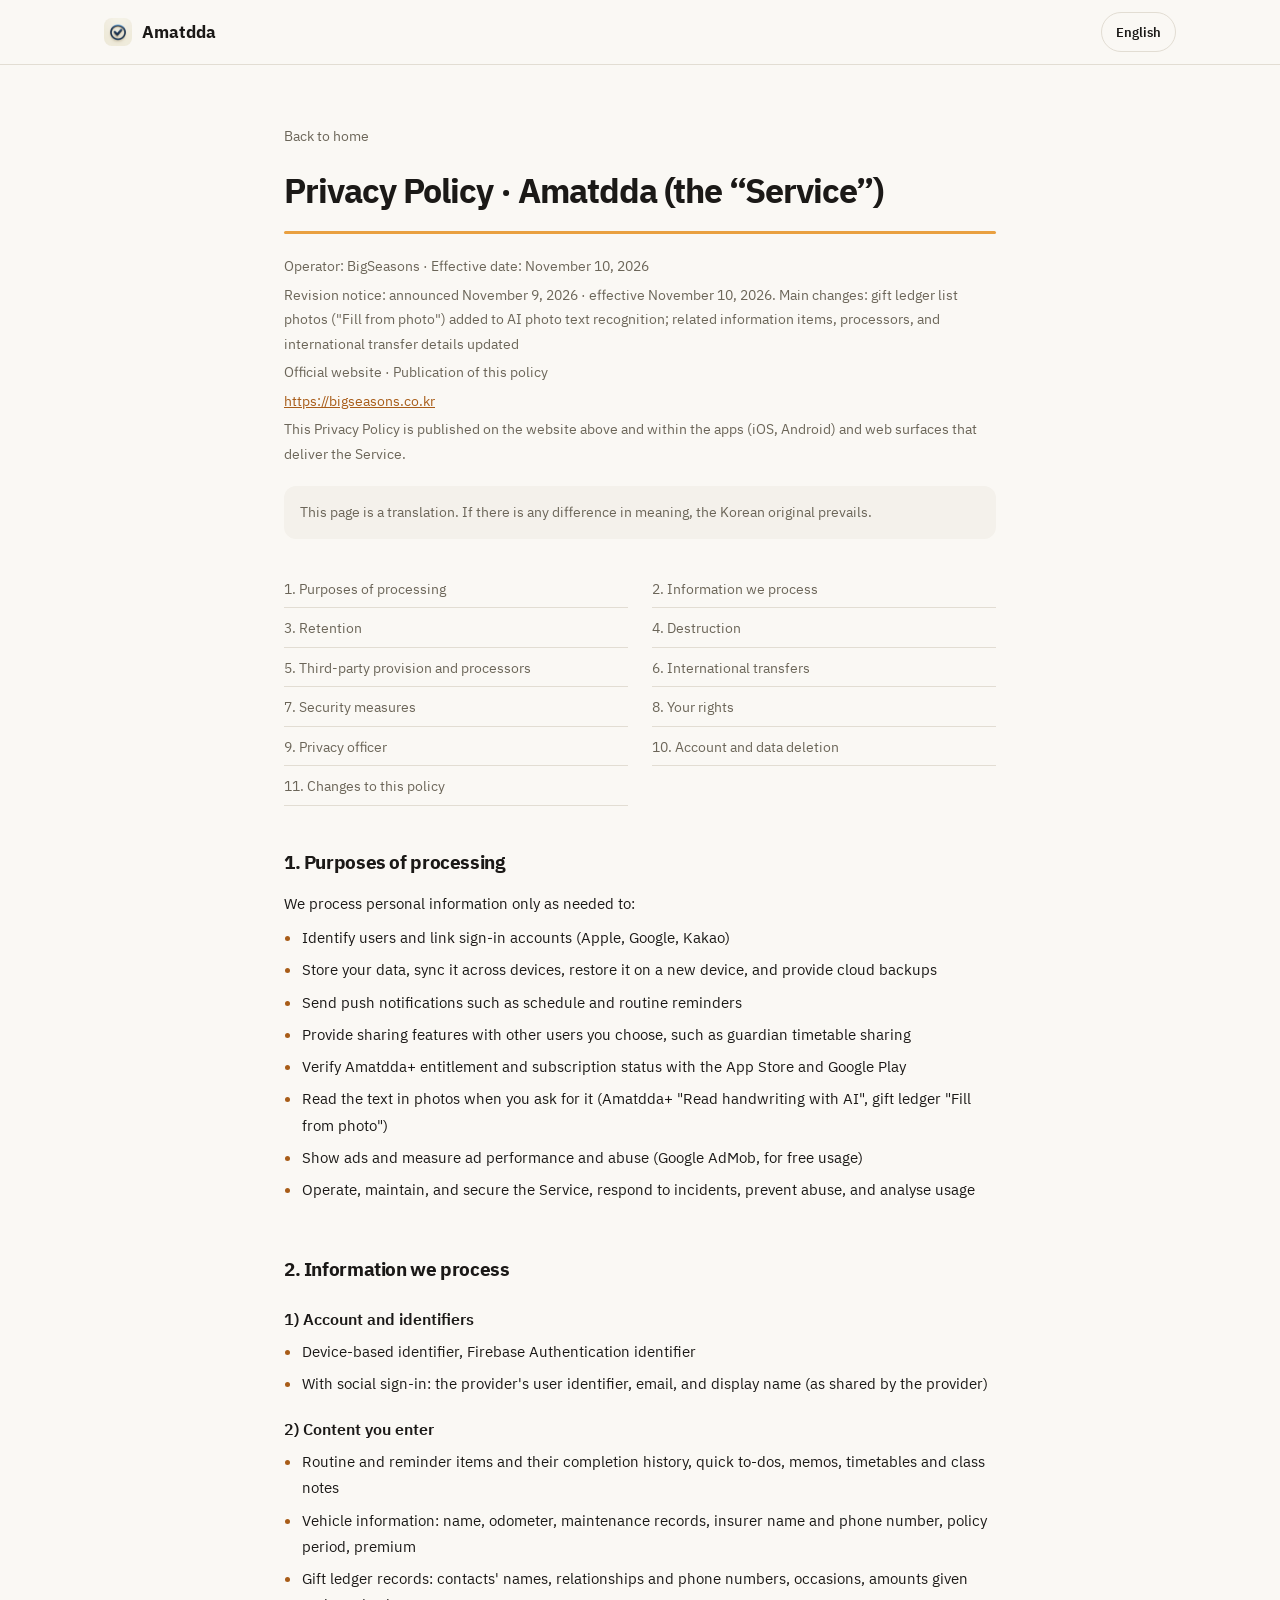
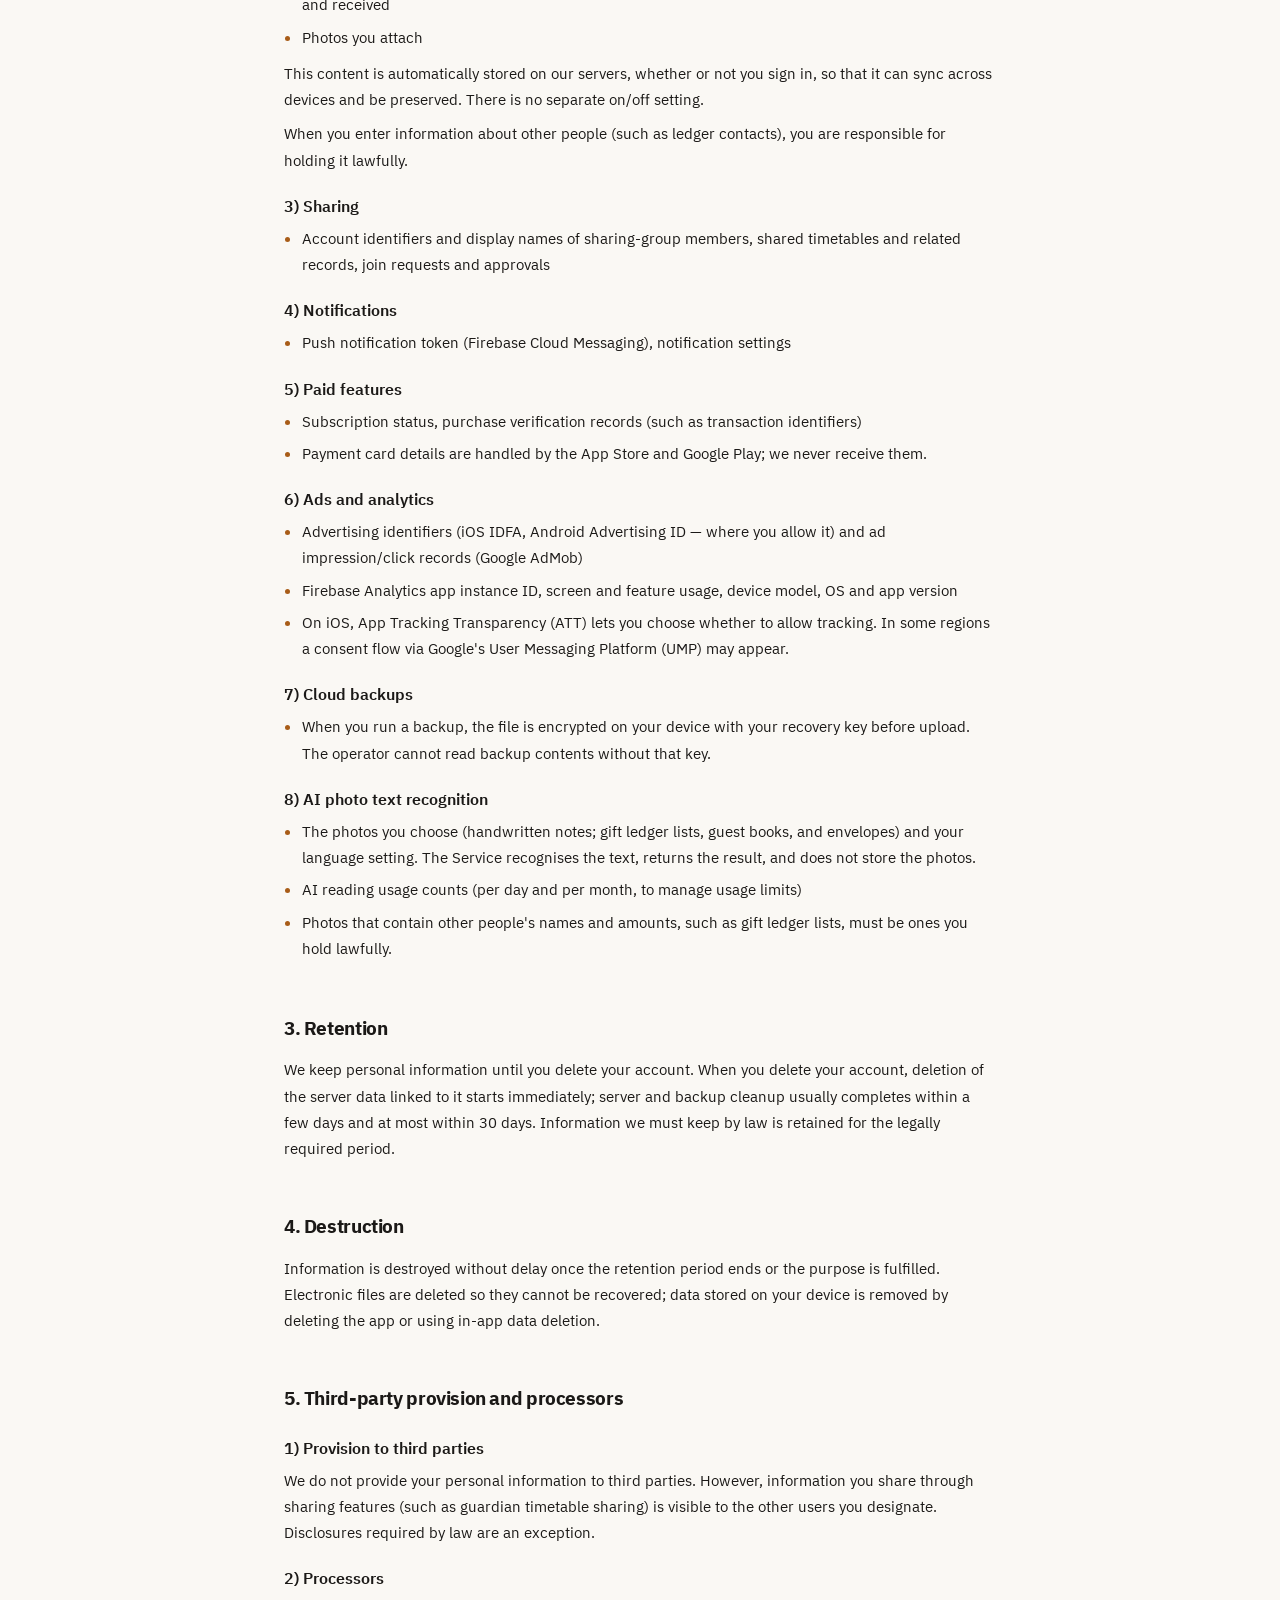
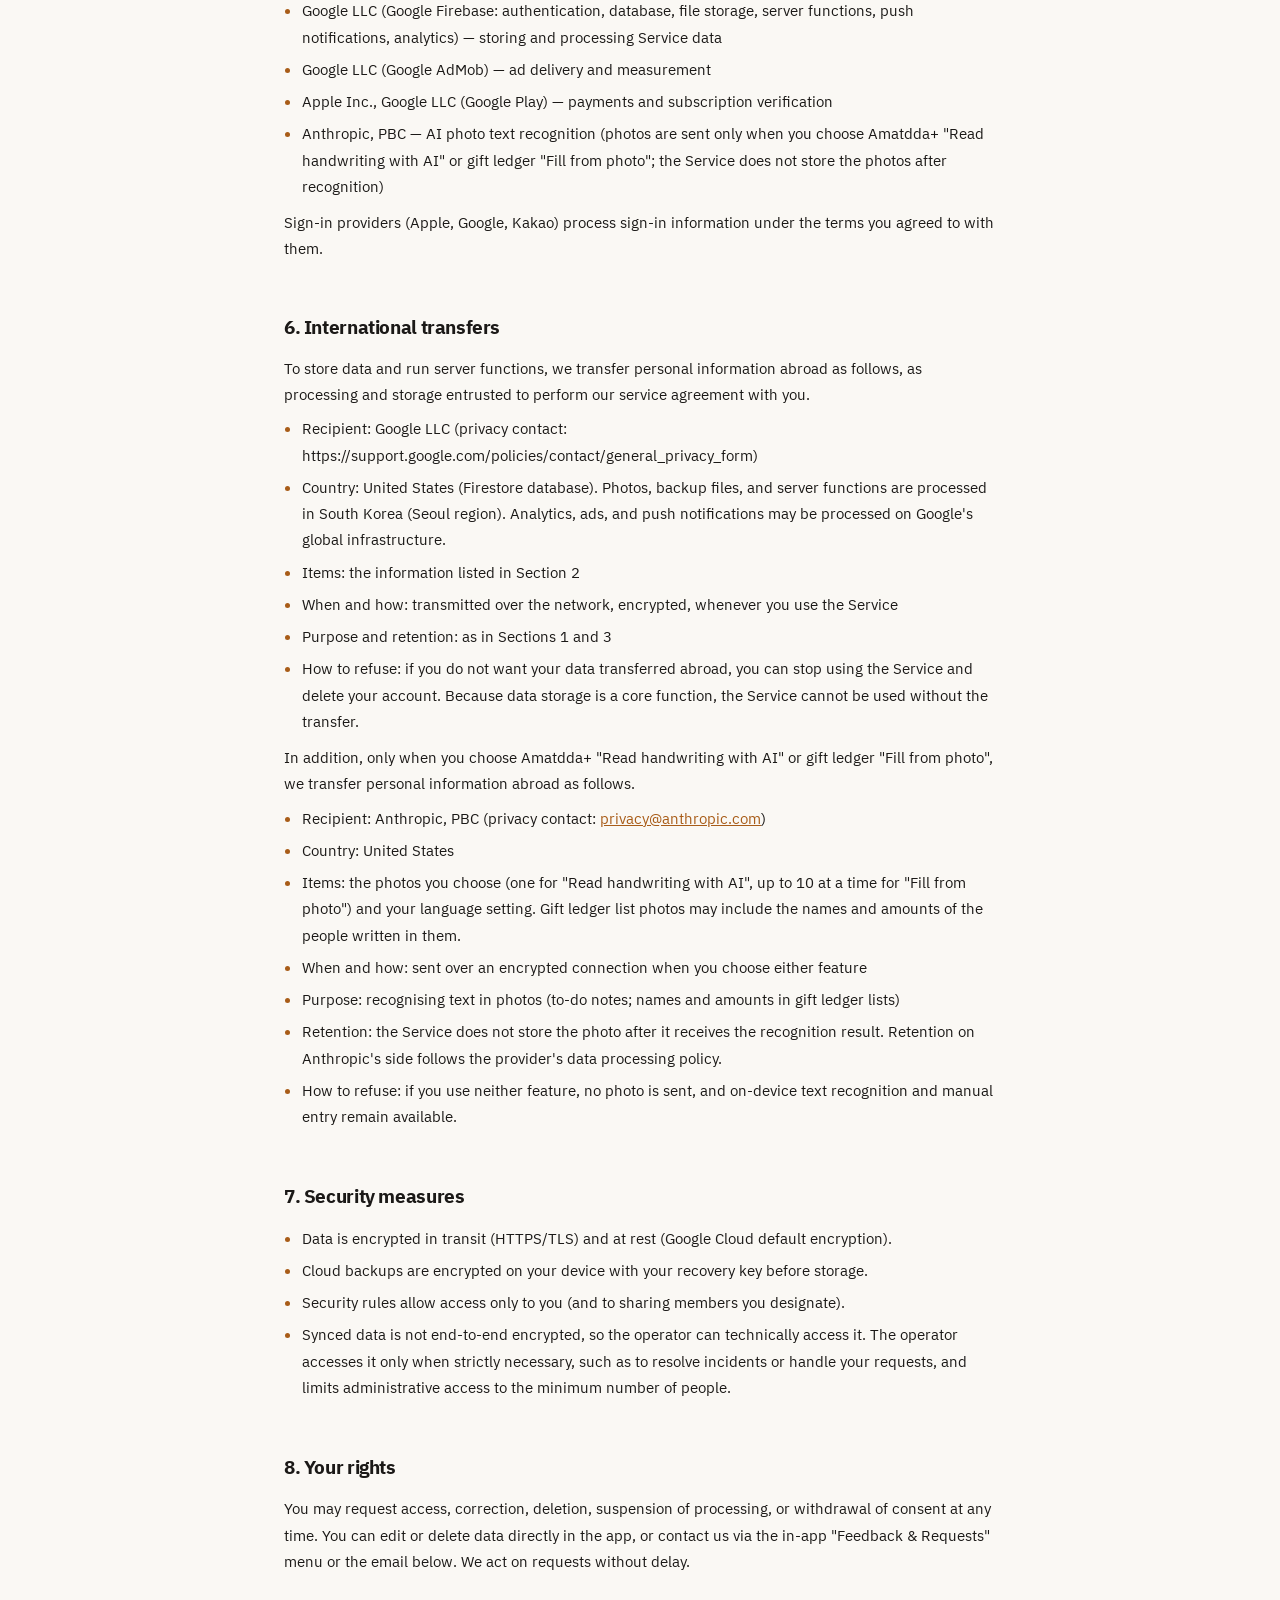
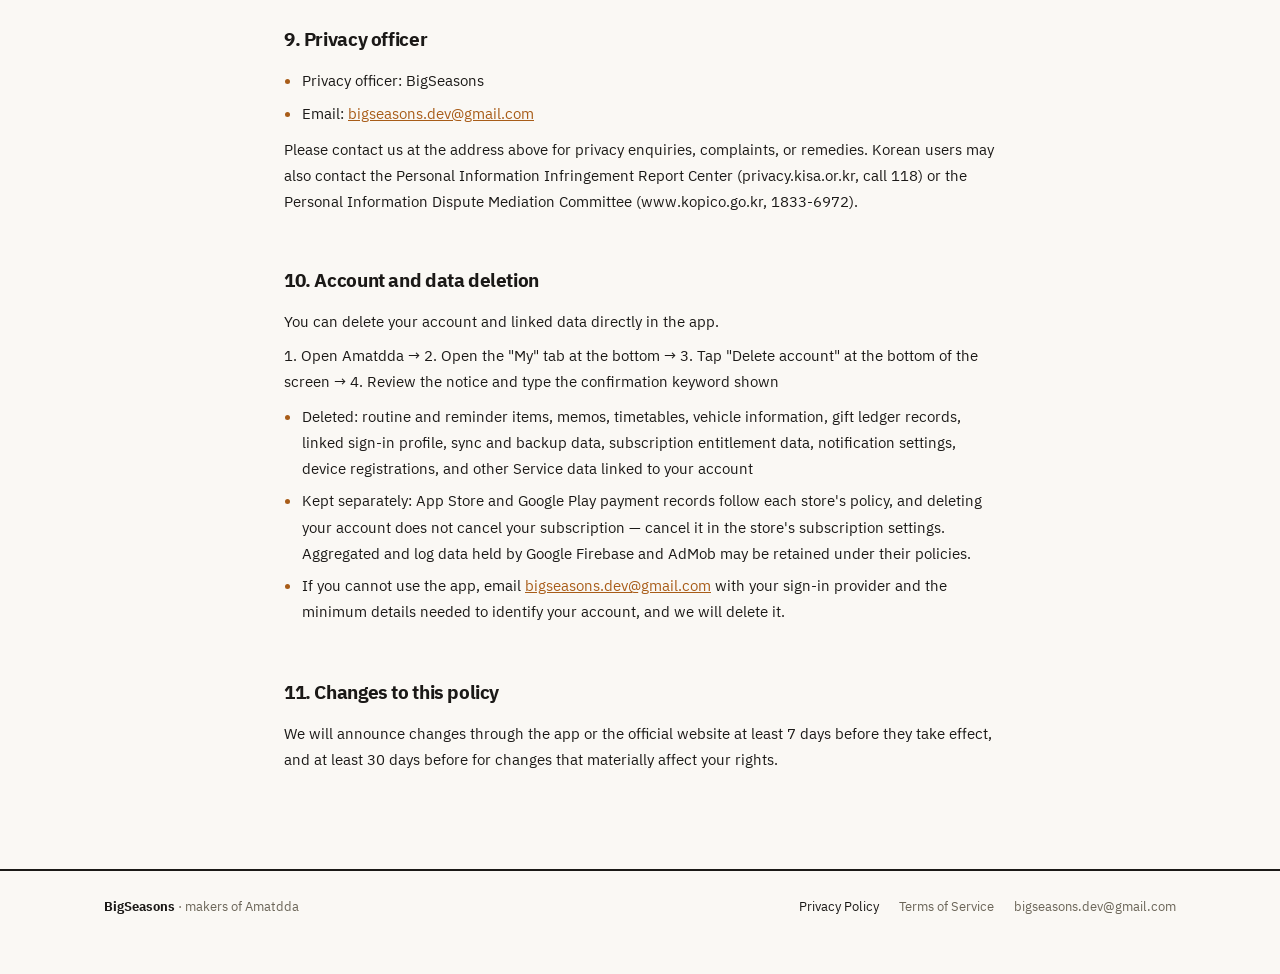
<file: privacy.html>
<!DOCTYPE html>
<html lang="ko" data-doc="privacy">
<head>
<meta charset="UTF-8" />
<meta name="viewport" content="width=device-width, initial-scale=1.0" />
<title>개인정보처리방침 | 까먹지마</title>
<meta name="description" content="까먹지마(Amatdda) 개인정보처리방침. 운영자 빅시즌스, 2026년 11월 10일 시행." />
<link rel="canonical" href="https://bigseasons.co.kr/privacy.html" />
<meta name="theme-color" content="#FAF8F4" media="(prefers-color-scheme: light)" />
<meta name="theme-color" content="#17181C" media="(prefers-color-scheme: dark)" />
<link rel="icon" href="assets/amatdda_icon.png" />
<link rel="preconnect" href="https://fonts.googleapis.com" />
<link rel="preconnect" href="https://fonts.gstatic.com" crossorigin />
<link rel="stylesheet" href="https://fonts.googleapis.com/css2?family=IBM+Plex+Sans+KR:wght@400;600;700&display=swap" />
<link rel="stylesheet" href="assets/legal.css" />
</head>
<body>
<header class="top">
  <div class="wrap">
    <a class="brand" href="./"><img src="assets/amatdda_icon.png" alt="" width="28" height="28" /><span id="brand">까먹지마</span></a>
    <div class="lang">
      <button id="lang-btn" type="button" aria-haspopup="true" aria-expanded="false" aria-controls="lang-menu">한국어</button>
      <menu id="lang-menu">
        <li><button type="button" data-lang="ko">한국어</button></li>
        <li><button type="button" data-lang="en">English</button></li>
        <li><button type="button" data-lang="ja">日本語</button></li>
        <li><button type="button" data-lang="zh">繁體中文</button></li>
      </menu>
    </div>
  </div>
</header>
<main class="wrap">
  <a class="back" id="back" href="./">홈으로</a>
  <h1 id="title">개인정보처리방침</h1>
  <div class="rule"></div>
  <div class="meta" id="meta"></div>
  <p class="notice" id="notice" hidden></p>
  <p class="notice" id="loading" hidden>문서를 불러오지 못했습니다. <a href="https://github.com/femeenhan/privacy-policy/blob/main/index2.md">원문 보기</a></p>
  <ol class="toc" id="toc"></ol>
  <div id="body"></div>
</main>
<footer class="site">
  <div class="wrap">
    <div><b>BigSeasons</b> <span id="f-maker">· 까먹지마를 만듭니다</span></div>
    <nav>
      <a href="privacy.html" id="f-privacy" aria-current="page">개인정보처리방침</a>
      <a href="terms.html" id="f-terms">이용약관</a>
      <a href="mailto:bigseasons.dev@gmail.com">bigseasons.dev@gmail.com</a>
    </nav>
  </div>
</footer>
<script src="assets/legal.js"></script>
</body>
</html>
</file>
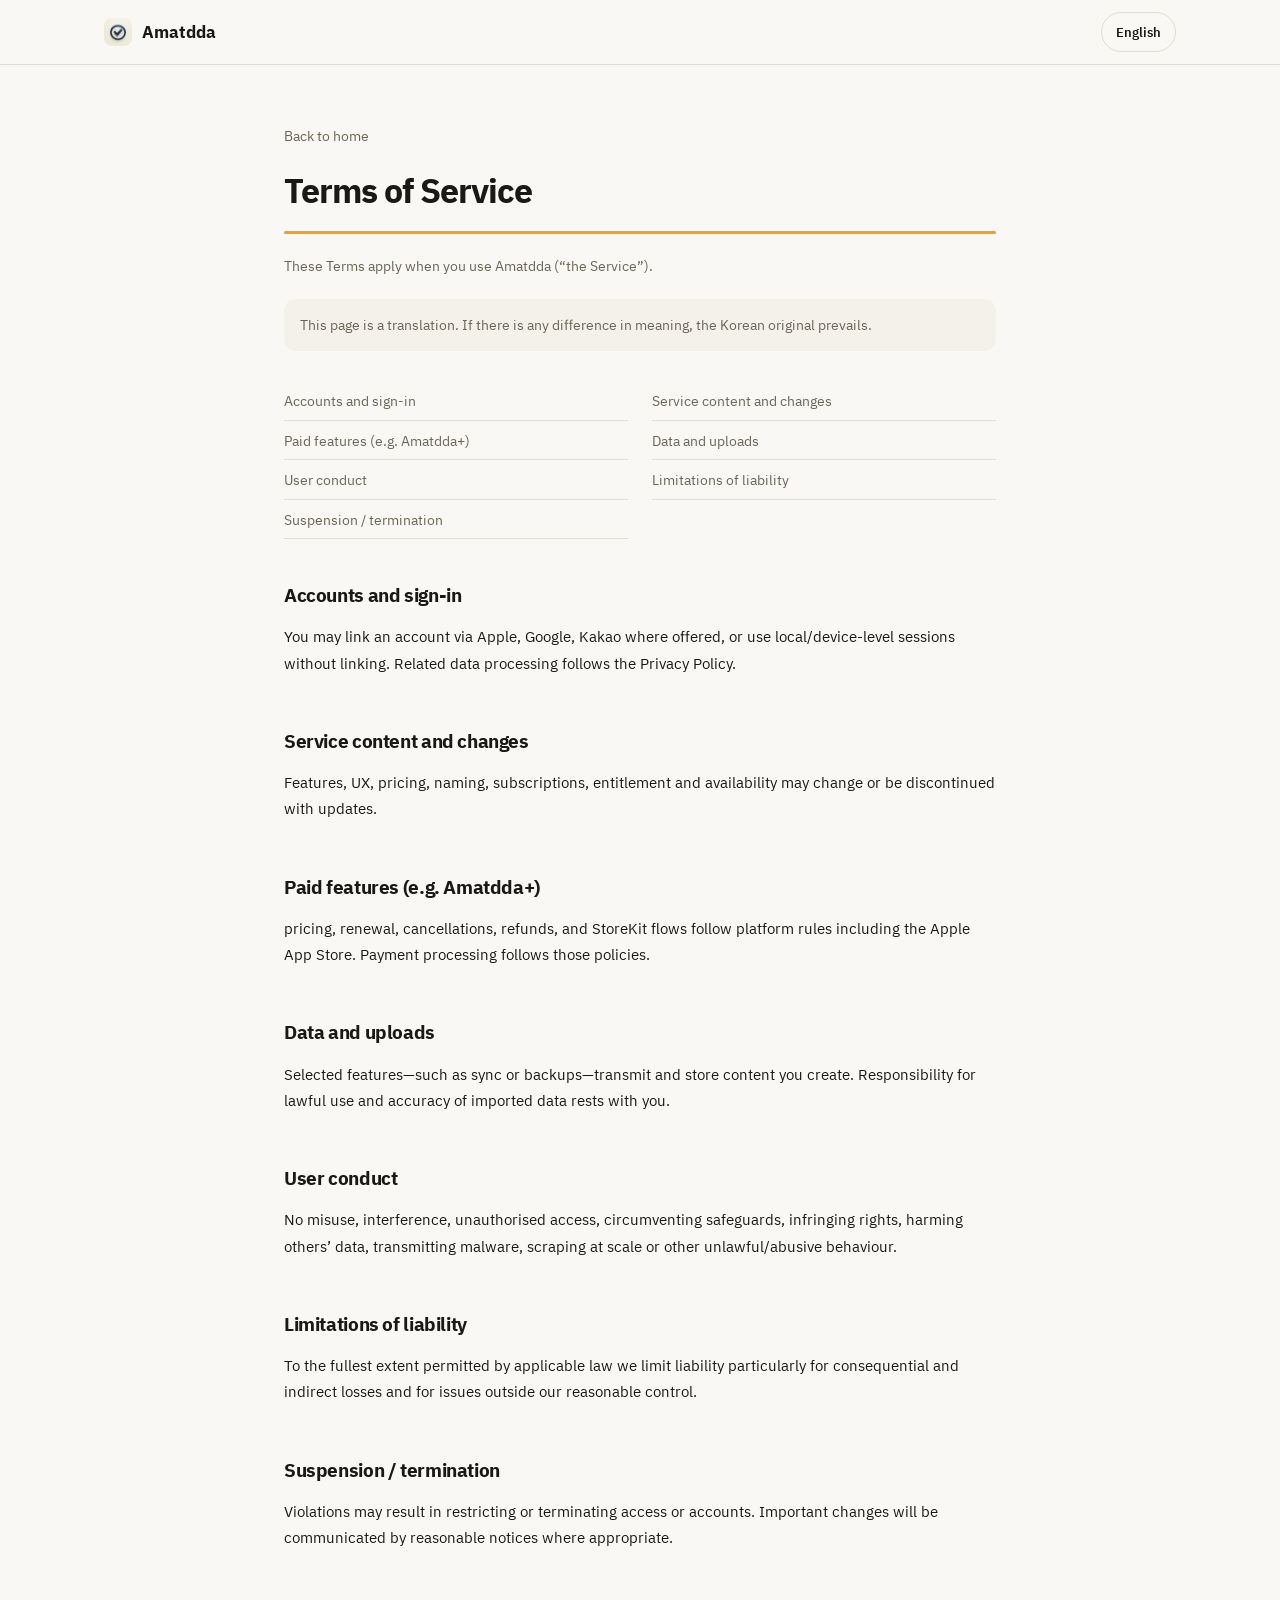
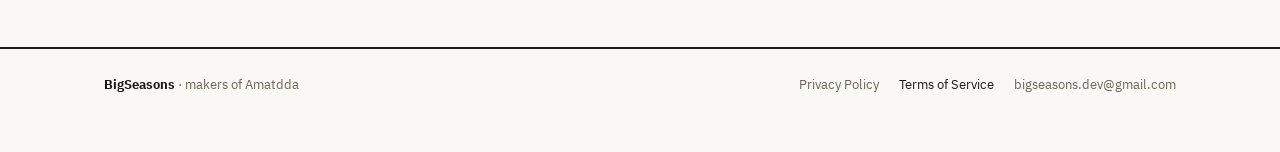
<file: terms.html>
<!DOCTYPE html>
<html lang="ko" data-doc="terms">
<head>
<meta charset="UTF-8" />
<meta name="viewport" content="width=device-width, initial-scale=1.0" />
<title>이용약관 | 까먹지마</title>
<meta name="description" content="까먹지마(Amatdda) 서비스 이용약관." />
<link rel="canonical" href="https://bigseasons.co.kr/terms.html" />
<meta name="theme-color" content="#FAF8F4" media="(prefers-color-scheme: light)" />
<meta name="theme-color" content="#17181C" media="(prefers-color-scheme: dark)" />
<link rel="icon" href="assets/amatdda_icon.png" />
<link rel="preconnect" href="https://fonts.googleapis.com" />
<link rel="preconnect" href="https://fonts.gstatic.com" crossorigin />
<link rel="stylesheet" href="https://fonts.googleapis.com/css2?family=IBM+Plex+Sans+KR:wght@400;600;700&display=swap" />
<link rel="stylesheet" href="assets/legal.css" />
</head>
<body>
<header class="top">
  <div class="wrap">
    <a class="brand" href="./"><img src="assets/amatdda_icon.png" alt="" width="28" height="28" /><span id="brand">까먹지마</span></a>
    <div class="lang">
      <button id="lang-btn" type="button" aria-haspopup="true" aria-expanded="false" aria-controls="lang-menu">한국어</button>
      <menu id="lang-menu">
        <li><button type="button" data-lang="ko">한국어</button></li>
        <li><button type="button" data-lang="en">English</button></li>
        <li><button type="button" data-lang="ja">日本語</button></li>
        <li><button type="button" data-lang="zh">繁體中文</button></li>
      </menu>
    </div>
  </div>
</header>
<main class="wrap">
  <a class="back" id="back" href="./">홈으로</a>
  <h1 id="title">이용약관</h1>
  <div class="rule"></div>
  <div class="meta" id="meta"></div>
  <p class="notice" id="notice" hidden></p>
  <p class="notice" id="loading" hidden>문서를 불러오지 못했습니다. <a href="https://github.com/femeenhan/privacy-policy/blob/main/index2.md">원문 보기</a></p>
  <ol class="toc" id="toc"></ol>
  <div id="body"></div>
</main>
<footer class="site">
  <div class="wrap">
    <div><b>BigSeasons</b> <span id="f-maker">· 까먹지마를 만듭니다</span></div>
    <nav>
      <a href="privacy.html" id="f-privacy">개인정보처리방침</a>
      <a href="terms.html" id="f-terms" aria-current="page">이용약관</a>
      <a href="mailto:bigseasons.dev@gmail.com">bigseasons.dev@gmail.com</a>
    </nav>
  </div>
</footer>
<script src="assets/legal.js"></script>
</body>
</html>
</file>
<file: assets/legal.css>
/* 개인정보처리방침·이용약관 공용. 색·글꼴은 index.html 과 같은 앱 값(귤). */
:root {
  --bg: #FAF8F4; --bg2: #F4F1EB; --card: #FFFFFF;
  --text: #1B1917; --muted: #6B6558; --line: #E2DDD3;
  --ink: #A85C18; --face: #E9A040;
  --sans: "IBM Plex Sans KR", "Hiragino Sans", "Hiragino Kaku Gothic ProN", "Noto Sans JP",
          "PingFang TC", "Noto Sans TC", -apple-system, BlinkMacSystemFont, system-ui, sans-serif;
  color-scheme: light dark;
}
@media (prefers-color-scheme: dark) {
  :root { --bg: #17181C; --bg2: #1F2024; --card: #222328; --text: #F6F3F5; --muted: #B8B4B8; --line: #3F3F44; --ink: #F5C377; }
}
* { box-sizing: border-box; }
[hidden] { display: none !important; }
html { -webkit-text-size-adjust: 100%; scroll-behavior: smooth; }
@media (prefers-reduced-motion: reduce) { html { scroll-behavior: auto; } }
body {
  margin: 0; background: var(--bg); color: var(--text); font-family: var(--sans);
  line-height: 1.75; word-break: keep-all; overflow-wrap: anywhere; -webkit-font-smoothing: antialiased;
}
a { color: var(--ink); }
/* keep-all 은 한국어 어절용. 일본어·중국어에 걸면 문장부호에서만 줄이 바뀌어 들쭉날쭉해진다. */
html:lang(ja) body, html:lang(zh-TW) body { word-break: normal; line-break: strict; }
:focus-visible { outline: 3px solid var(--face); outline-offset: 3px; border-radius: 4px; }
.wrap { max-width: 760px; margin: 0 auto; padding: 0 24px; }

.top { border-bottom: 1px solid var(--line); }
.top .wrap { display: flex; align-items: center; gap: 16px; height: 64px; max-width: 1120px; }
.brand { display: flex; align-items: center; gap: 10px; text-decoration: none; color: var(--text); font-weight: 700; font-size: 17px; }
.brand img { width: 28px; height: 28px; border-radius: 8px; }
.lang { position: relative; margin-left: auto; }
.lang > button {
  font: inherit; font-size: 13px; font-weight: 600; color: var(--text); cursor: pointer;
  background: transparent; border: 1px solid var(--line); border-radius: 999px; padding: 8px 14px; min-height: 40px;
}
.lang menu {
  display: none; position: absolute; right: 0; top: calc(100% + 6px); z-index: 30; margin: 0; padding: 5px;
  list-style: none; min-width: 150px; background: var(--card); border: 1px solid var(--line); border-radius: 12px;
  box-shadow: 0 12px 30px -12px rgba(60, 40, 10, .25);
}
.lang menu.open { display: block; }
.lang menu button {
  font: inherit; font-size: 14px; cursor: pointer; width: 100%; text-align: left; border: none;
  background: transparent; color: var(--text); border-radius: 8px; padding: 10px 12px;
}
.lang menu button:hover { background: var(--bg2); }
.lang menu button[aria-current="true"] { font-weight: 700; color: var(--ink); }

main.wrap { padding-top: 56px; }
.back { font-size: 14px; color: var(--muted); text-decoration: none; }
.back:hover { color: var(--text); }
h1 { font-size: clamp(26px, 4vw, 34px); line-height: 1.3; letter-spacing: -.03em; margin: 20px 0 0; text-wrap: balance; }
.rule { height: 3px; background: var(--face); border-radius: 2px; margin: 18px 0 0; }
.meta { margin-top: 20px; color: var(--muted); font-size: 14px; }
.meta p { margin: 0 0 4px; }
.notice { margin: 20px 0 0; padding: 14px 16px; border-radius: 12px; background: var(--bg2); font-size: 14px; color: var(--muted); }

/* 조 목차 */
.toc { margin: 32px 0 0; padding: 0; list-style: none; display: grid; grid-template-columns: repeat(2, minmax(0, 1fr)); gap: 2px 24px; }
.toc a { display: block; padding: 6px 0; font-size: 14px; color: var(--muted); text-decoration: none; border-bottom: 1px solid var(--line); }
.toc a:hover { color: var(--text); }

section { padding-top: 40px; scroll-margin-top: 16px; }
section h2 { font-size: 19px; font-weight: 700; letter-spacing: -.02em; margin: 0 0 12px; }
section h3 { font-size: 16px; font-weight: 600; margin: 18px 0 6px; }
section p { margin: 0 0 8px; font-size: 15px; }
section ul { margin: 0 0 10px; padding-left: 1.2em; font-size: 15px; }
section li { margin: 0 0 6px; }
section li::marker { color: var(--ink); }

footer.site { margin-top: 96px; border-top: 2px solid var(--text); }
footer.site .wrap {
  display: flex; flex-wrap: wrap; gap: 12px 24px; justify-content: space-between; max-width: 1120px;
  padding-top: 24px; padding-bottom: 56px; font-size: 13px; color: var(--muted);
}
footer.site b { color: var(--text); }
footer.site nav { display: flex; gap: 20px; flex-wrap: wrap; }
footer.site a { color: var(--muted); text-decoration: none; }
footer.site a:hover, footer.site a[aria-current="page"] { color: var(--text); }

@media (max-width: 640px) {
  .wrap { padding: 0 16px; }
  main.wrap { padding-top: 36px; }
  .toc { grid-template-columns: 1fr; }
}
@media print {
  .top, .toc, footer.site, .back { display: none; }
  body { background: #fff; color: #000; }
}
</file>
